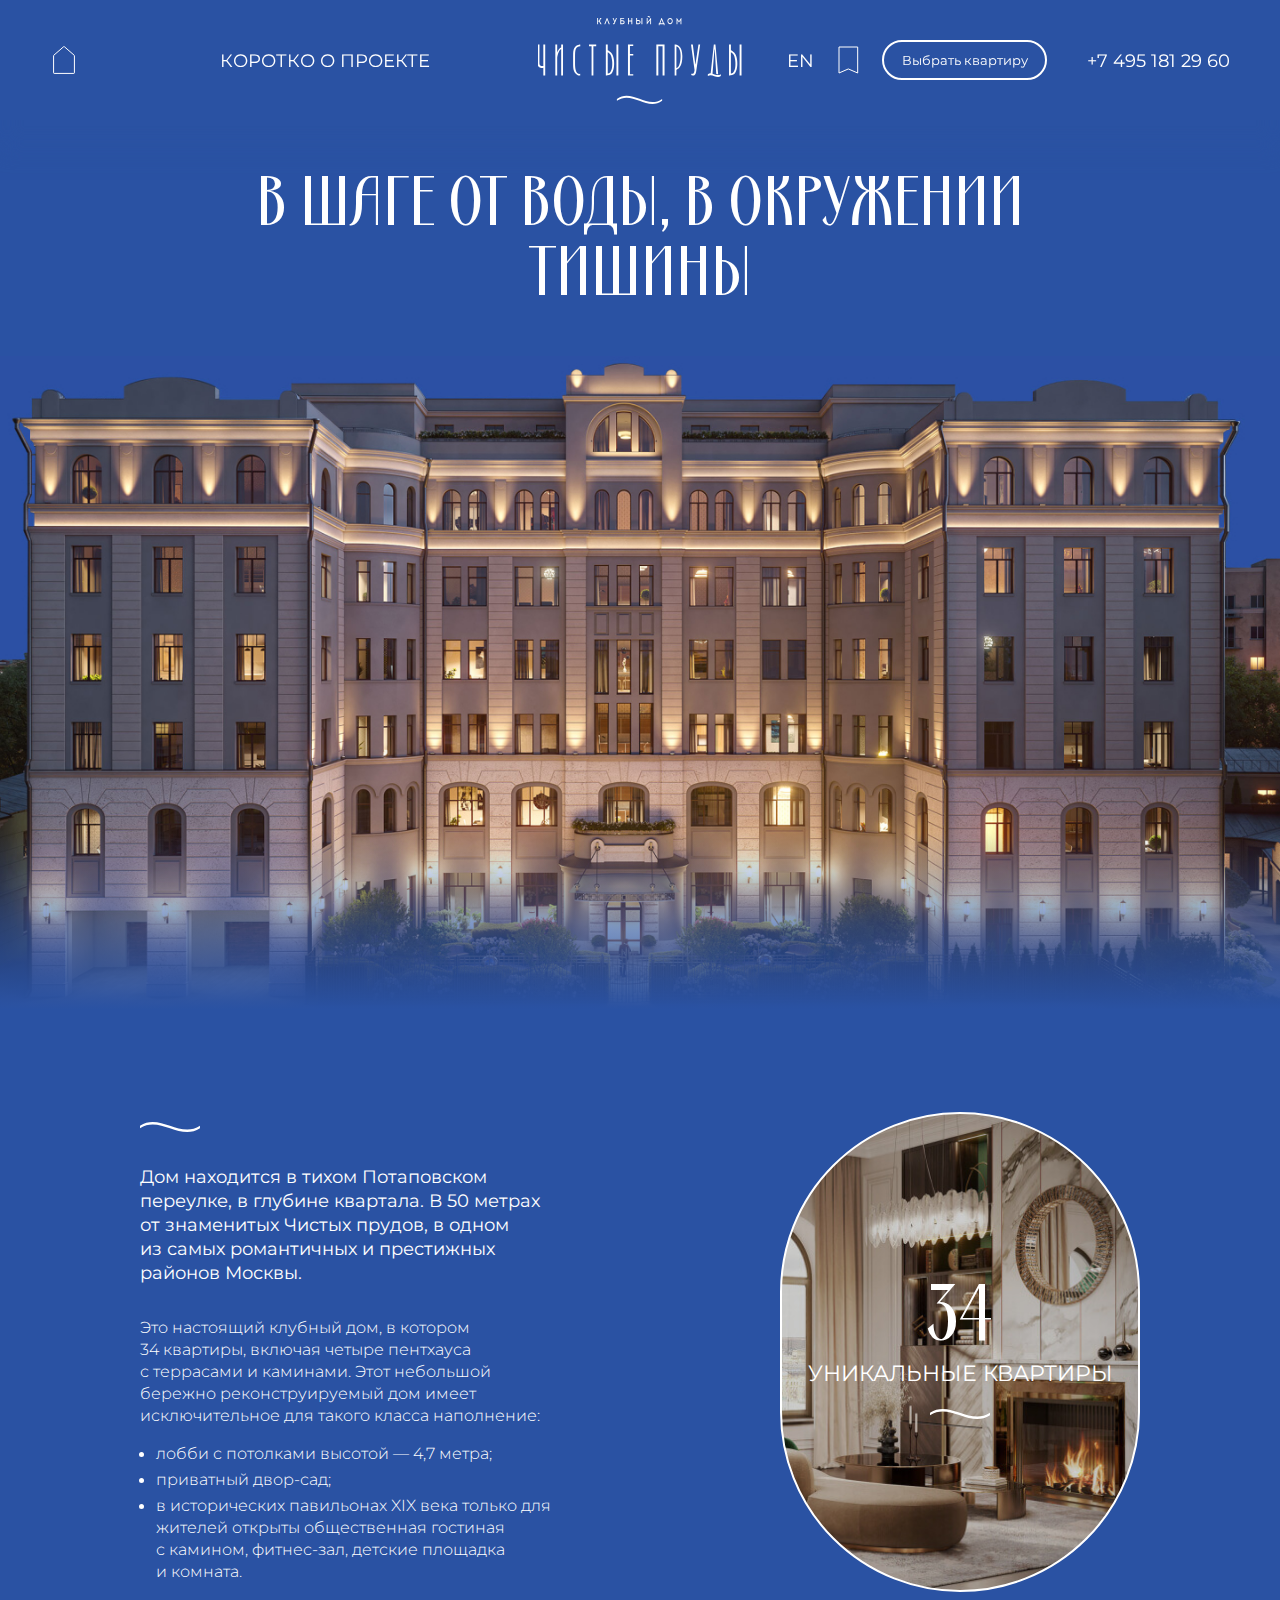
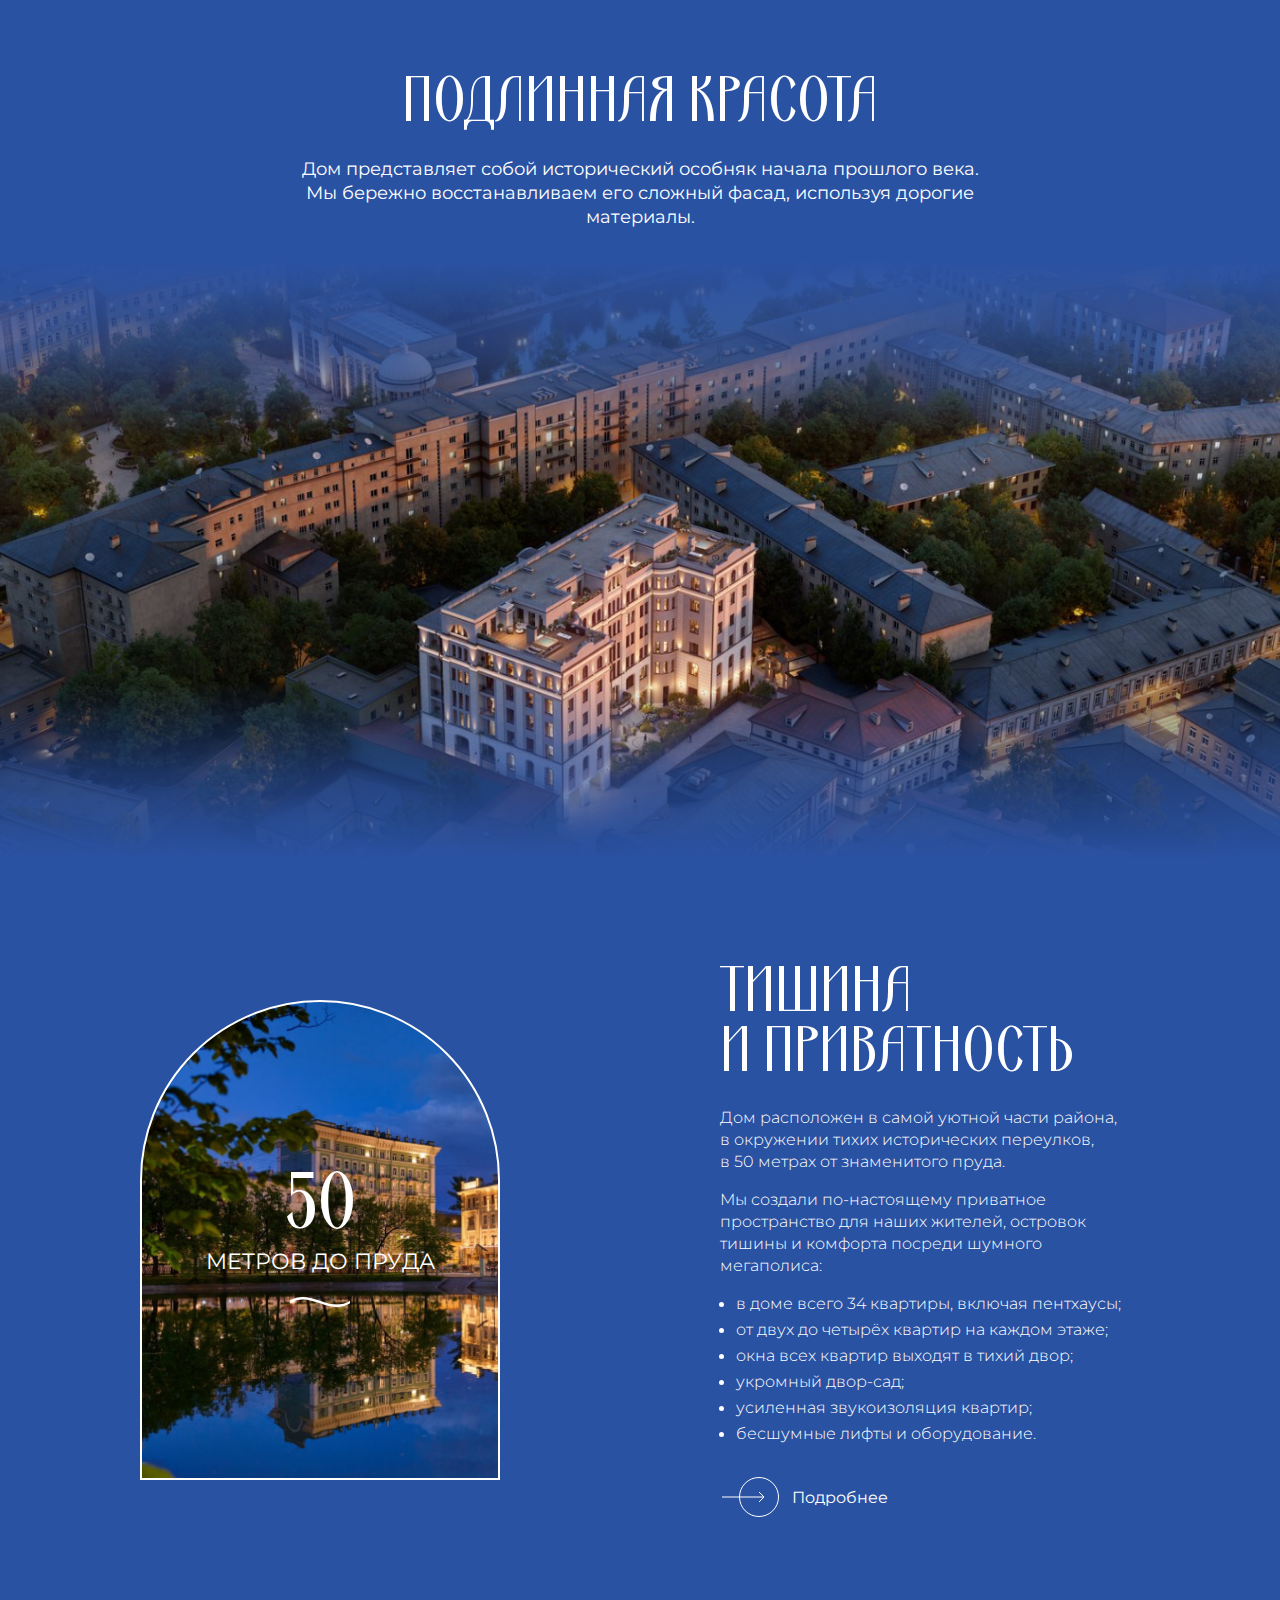
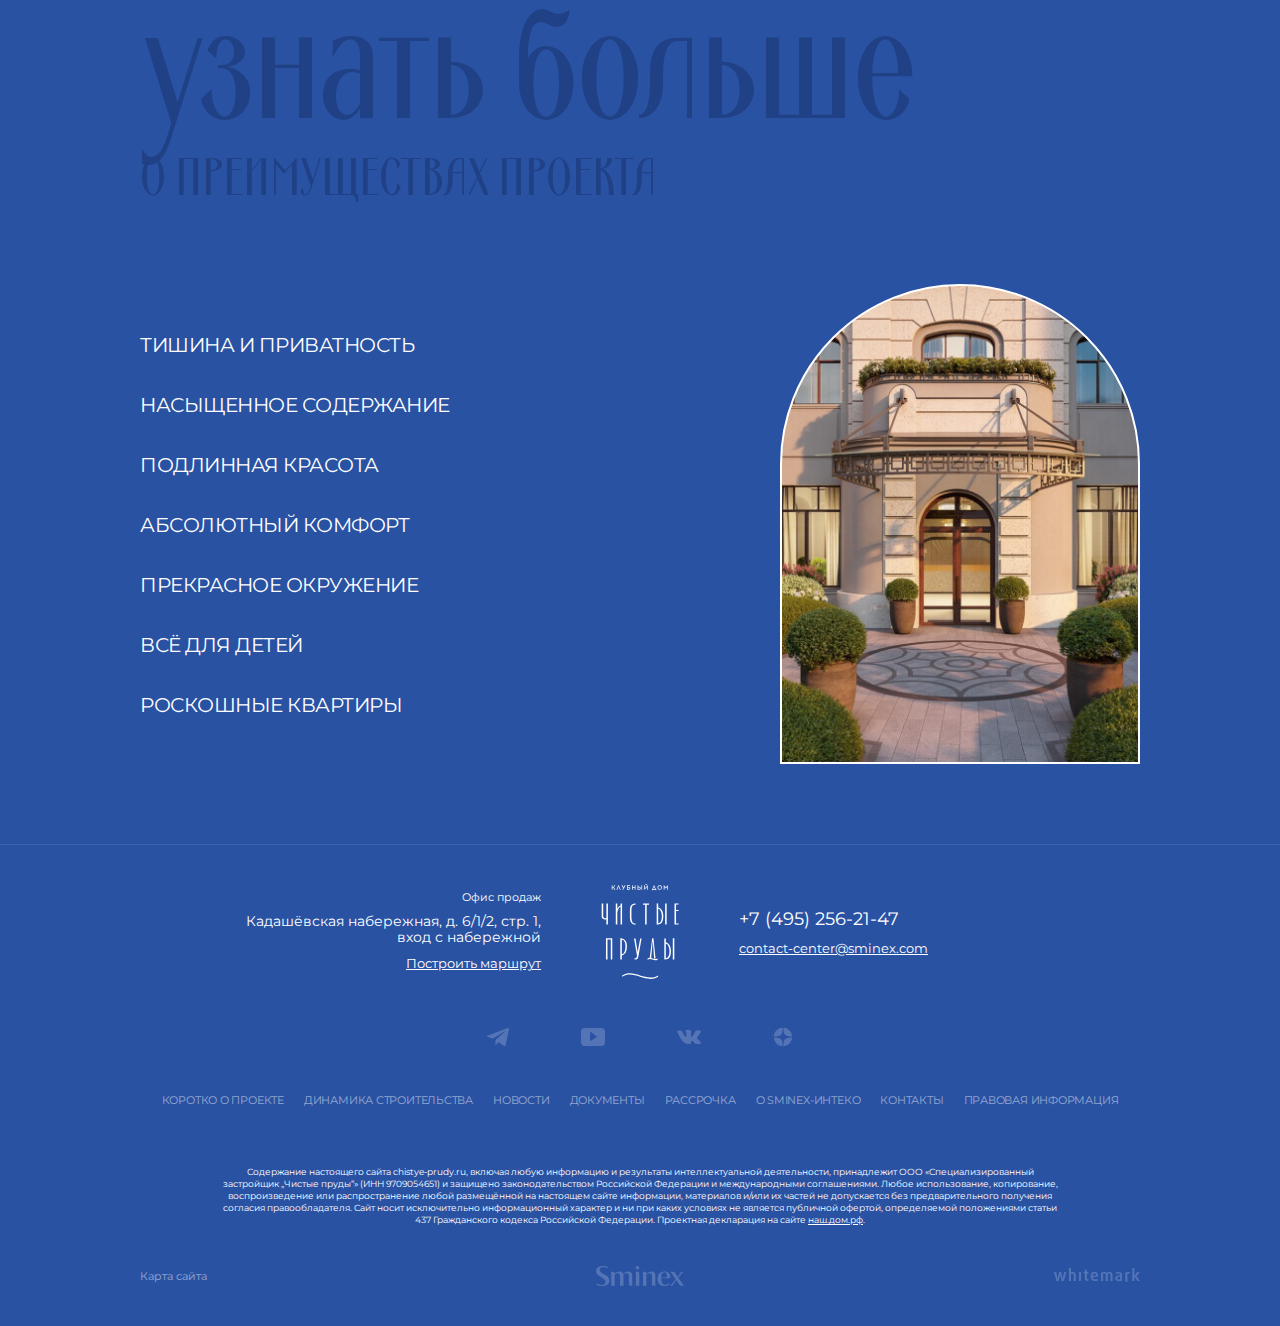
<file: index.html>
<!DOCTYPE html>
<html lang="ru">

<head>
  <meta charset="UTF-8">
  <meta name="viewport" content="width=device-width, initial-scale=1.0">
  <meta http-equiv="X-UA-Compatible" content="ie=edge">
  <link rel="stylesheet" href="css/style.css">
  <title>О проекте — Чистые пруды</title>
</head>

<body>
  <header class="header">
    <div class="header__container">
      <div class="header__left">
        <a class="header__home-link" href="#" aria-label="Вернуться на главную страницу">
          <svg class="header__home-icon" width="28" height="28" aria-hidden="true">
            <use xlink:href="images/sprite.svg#icon-home"></use>
          </svg>
        </a>
        <span class="header__text">
          Коротко о&nbsp;проекте
        </span>
      </div>
      <a class="header__logo-link" href="#">
        <svg class="header__logo-image" width="204" height="88" aria-hidden="true">
          <use xlink:href="images/sprite.svg#logo"></use>
        </svg>
      </a>
      <div class="header__right">
        <a class="header__language-link" href="#">
          En
        </a>
        <a class="header__favorites-link" href="#" aria-label="Открыть избранное">
          <svg class="header__favorites-icon" width="28" height="28" aria-hidden="true">
            <use xlink:href="images/sprite.svg#icon-favorite"></use>
          </svg>
        </a>
        <button class="header__btn" type="button">
          Выбрать квартиру
        </button>
        <a class="header__phone" href="tel:+74951812960">
          <span class="header__phone-link">+7&nbsp;495&nbsp;181 29&nbsp;60</span>
          <svg class="header__phone-icon" width="24" height="24" aria-hidden="true">
            <use xlink:href="images/sprite.svg#icon-call"></use>
          </svg>
        </a>
      </div>
    </div>
  </header>
  <main>
    <h1 class="visually-hidden">
      Подробная информация о клубном доме, расположенном рядом с Чистыми прудами.
    </h1>
    <section class="hero">
      <div class="container">
        <h2 class="hero__heading">
          В&nbsp;шаге от&nbsp;воды, в&nbsp;окружении тишины
        </h2>
      </div>
      <div class="hero__img-wrapper">
        <picture>
          <source media="(max-width: 767px)" srcset="images/image-foreground-building-mobile.jpg 1x, images/image-foreground-building-mobile@2x.jpg 2x">
          <source media="(max-width: 1023px)" srcset="images/image-foreground-building-tablet.jpg 1x, images/image-foreground-building-tablet@2x.jpg 2x">
          <img class="hero__image" src="images/image-foreground-building.jpg" srcset="images/image-foreground-building@2x.jpg 2x" width="1440" height="760" alt="Передний план клубного дома">
        </picture>
      </div>
    </section>
    <section class="apartments">
      <h2 class="visually-hidden">
        Подготовлены заранее обставленные мебелью квартиры со всеми удобствами
      </h2>
      <div class="container">
        <div class="apartments__wrapper">
          <div class="apartments__content">
            <svg class="apartments__icon" width="60" height="10" aria-hidden="true">
              <use xlink:href="images/sprite.svg#icon-curve"></use>
            </svg>
            <p class="apartments__description">
              Дом находится в&nbsp;тихом Потаповском переулке, в&nbsp;глубине квартала. В&nbsp;50&nbsp;метрах от&nbsp;знаменитых Чистых прудов, в&nbsp;одном из&nbsp;самых романтичных и&nbsp;престижных районов Москвы.
            </p>
            <p class="apartments__text">
              Это настоящий клубный дом, в&nbsp;котором 34&nbsp;квартиры, включая четыре пентхауса с&nbsp;террасами и&nbsp;каминами. Этот небольшой бережно реконструируемый дом имеет исключительное для такого класса наполнение:
            </p>
            <ul class="apartments__list">
              <li class="apartments__list-item">
                лобби с&nbsp;потолками высотой&nbsp;&mdash; 4,7&nbsp;метра;
              </li>
              <li class="apartments__list-item">
                приватный двор-сад;
              </li>
              <li class="apartments__list-item">
                в&nbsp;исторических павильонах XIX века только для жителей открыты общественная гостиная с&nbsp;камином, фитнес-зал, детские площадка и&nbsp;комната.
              </li>
            </ul>
          </div>
          <div class="benefit benefit--apartment benefit--round-all">
            <span class="benefit__number">
              34
            </span>
            <span class="benefit__text">
              Уникальные квартиры
            </span>
            <svg class="benefit__icon" width="60" height="10" aria-hidden="true">
              <use xlink:href="images/sprite.svg#icon-curve"></use>
            </svg>
          </div>
        </div>
      </div>
    </section>
    <section class="real-beauty">
      <div class="container">
        <h2 class="real-beauty__heading">
          Подлинная красота
        </h2>
        <p class="real-beauty__description">
          Дом представляет собой исторический особняк начала прошлого века. Мы&nbsp;бережно восстанавливаем его сложный фасад, используя дорогие материалы.
        </p>
      </div>
      <div class="real-beauty__img-wrapper">
        <picture>
          <source media="(max-width: 767px)" srcset="images/image-top-view-building-mobile.jpg 1x, images/image-top-view-building-mobile@2x.jpg 2x">
          <source media="(max-width: 1023px)" srcset="images/image-top-view-building-tablet.jpg 1x, images/image-top-view-building-tablet@2x.jpg 2x">
          <img class="real-beauty__image" src="images/image-top-view-building.jpg" srcset="images/image-top-view-building@2x.jpg 2x" width="1440" height="700" alt="Вид сверху на клубный дом">
        </picture>
      </div>
    </section>
    <section class="privacy">
      <div class="container">
        <div class="privacy__wrapper">
          <div class="benefit benefit--pond">
            <span class="benefit__number">
              50
            </span>
            <span class="benefit__text">
              Метров до&nbsp;пруда
            </span>
            <svg class="benefit__icon" width="60" height="10" aria-hidden="true">
              <use xlink:href="images/sprite.svg#icon-curve"></use>
            </svg>
          </div>
          <div class="privacy__content">
            <h2 class="privacy__heading">
              Тишина и&nbsp;приватность
            </h2>
            <p class="privacy__text">
              Дом расположен в&nbsp;самой уютной части района, в&nbsp;окружении тихих исторических переулков, в&nbsp;50&nbsp;метрах от&nbsp;знаменитого пруда.
            </p>
            <p class="privacy__text">
              Мы&nbsp;создали по-настоящему приватное пространство для наших жителей, островок тишины и&nbsp;комфорта посреди шумного мегаполиса:
            </p>
            <ul class="privacy__list">
              <li class="privacy__list-item">
                в&nbsp;доме всего 34&nbsp;квартиры, включая пентхаусы;
              </li>
              <li class="privacy__list-item">
                от&nbsp;двух до&nbsp;четырёх квартир на&nbsp;каждом этаже;
              </li>
              <li class="privacy__list-item">
                окна всех квартир выходят в&nbsp;тихий двор;
              </li>
              <li class="privacy__list-item">
                укромный двор-сад;
              </li>
              <li class="privacy__list-item">
                усиленная звукоизоляция квартир;
              </li>
              <li class="privacy__list-item">
                бесшумные лифты и&nbsp;оборудование.
              </li>
            </ul>
            <a class="privacy__link" href="#">
              <svg class="privacy__link-icon" width="60" height="42" aria-hidden="true">
                <use xlink:href="images/sprite.svg#icon-arrow"></use>
              </svg>
              Подробнее
            </a>
          </div>
        </div>
      </div>
    </section>
    <section class="advantages">
      <div class="container">
        <div class="advantages__wrapper">
          <span class="advantages__text">
            узнать больше
          </span>
          <h2 class="advantages__heading">
            о&nbsp;преимуществах проекта
          </h2>
          <div class="advantages__content">
            <ul class="advantages__list">
              <li class="advantages__list-item">
                <a class="advantages__link" href="#">Тишина и&nbsp;приватность
                  <svg class="advantages__link-icon" width="60" height="42" aria-hidden="true">
                    <use xlink:href="images/sprite.svg#icon-arrow"></use>
                  </svg>
                </a>
              </li>
              <li class="advantages__list-item">
                <a class="advantages__link" href="#">Насыщенное содержание
                  <svg class="advantages__link-icon" width="60" height="42" aria-hidden="true">
                    <use xlink:href="images/sprite.svg#icon-arrow"></use>
                  </svg>
                </a>
              </li>
              <li class="advantages__list-item">
                <a class="advantages__link" href="#">Подлинная красота
                  <svg class="advantages__link-icon" width="60" height="42" aria-hidden="true">
                    <use xlink:href="images/sprite.svg#icon-arrow"></use>
                  </svg>
                </a>
              </li>
              <li class="advantages__list-item">
                <a class="advantages__link" href="#">Абсолютный комфорт
                  <svg class="advantages__link-icon" width="60" height="42" aria-hidden="true">
                    <use xlink:href="images/sprite.svg#icon-arrow"></use>
                  </svg>
                </a>
              </li>
              <li class="advantages__list-item">
                <a class="advantages__link" href="#">Прекрасное окружение
                  <svg class="advantages__link-icon" width="60" height="42" aria-hidden="true">
                    <use xlink:href="images/sprite.svg#icon-arrow"></use>
                  </svg>
                </a>
              </li>
              <li class="advantages__list-item">
                <a class="advantages__link" href="#">Всё для детей
                  <svg class="advantages__link-icon" width="60" height="42" aria-hidden="true">
                    <use xlink:href="images/sprite.svg#icon-arrow"></use>
                  </svg>
                </a>
              </li>
              <li class="advantages__list-item">
                <a class="advantages__link" href="#">Роскошные квартиры
                  <svg class="advantages__link-icon" width="60" height="42" aria-hidden="true">
                    <use xlink:href="images/sprite.svg#icon-arrow"></use>
                  </svg>
                </a>
              </li>
            </ul>
            <div class="benefit benefit--entrance"></div>
          </div>
        </div>
      </div>
    </section>
  </main>
  <footer class="footer">
    <div class="container">
      <div class="footer__wrapper">
        <div class="footer__content">
          <div class="footer__left">
            <span class="footer__text">
              Офис продаж
            </span>
            <p class="footer__address">
              Кадашёвская набережная, д. 6/1/2, стр.&nbsp;1, вход с&nbsp;набережной
            </p>
            <a class="footer__left-link" href="#">
              Построить маршрут
            </a>
          </div>
          <a class="footer__logo-link" href="#" aria-label="Сайт клубного дома Чистые пруды">
            <svg class="footer__logo-image" width="78" height="95" aria-hidden="true">
              <use xlink:href="images/sprite.svg#logo-small"></use>
            </svg>
          </a>
          <div class="footer__right">
            <a class="footer__phone" href="tel:+74951812960">
              +7 (495) 256-21-47
            </a>
            <a class="footer__right-link" href="mailto:contact-center@sminex.com">
              contact-center@sminex.com
            </a>
          </div>
        </div>
        <ul class="socials footer__socials">
          <li class="socials__item">
            <a class="socials__link" href="#" aria-label="Группа в Телеграм">
              <svg class="socials__icon" width="22" height="18" aria-hidden="true">
                <use xlink:href="images/sprite.svg#icon-tg"></use>
              </svg>
            </a>
          </li>
          <li class="socials__item">
            <a class="socials__link" href="#" aria-label="Канал на Ютуб">
              <svg class="socials__icon" width="24" height="18" aria-hidden="true">
                <use xlink:href="images/sprite.svg#icon-youtube"></use>
              </svg>
            </a>
          </li>
          <li class="socials__item">
            <a class="socials__link" href="#" aria-label="Группа во ВКонтакте">
              <svg class="socials__icon" width="24" height="14" aria-hidden="true">
                <use xlink:href="images/sprite.svg#icon-vk"></use>
              </svg>
            </a>
          </li>
          <li class="socials__item">
            <a class="socials__link" href="#" aria-label="Канал в Яндекс Дзен">
              <svg class="socials__icon" width="20" height="20" aria-hidden="true">
                <use xlink:href="images/sprite.svg#icon-ya"></use>
              </svg>
            </a>
          </li>
        </ul>
        <ul class="footer__nav-list">
          <li class="footer__nav-item">
            <a class="footer__nav-link" href="#">
              Коротко о&nbsp;проекте
            </a>
          </li>
          <li class="footer__nav-item">
            <a class="footer__nav-link" href="#">
              Динамика строительства
            </a>
          </li>
          <li class="footer__nav-item">
            <a class="footer__nav-link" href="#">
              Новости
            </a>
          </li>
          <li class="footer__nav-item">
            <a class="footer__nav-link" href="#">
              Документы
            </a>
          </li>
          <li class="footer__nav-item">
            <a class="footer__nav-link" href="#">
              Рассрочка
            </a>
          </li>
          <li class="footer__nav-item">
            <a class="footer__nav-link" href="#">
              O&nbsp;Sminex-Интеко
            </a>
          </li>
          <li class="footer__nav-item">
            <a class="footer__nav-link" href="#">
              Контакты
            </a>
          </li>
          <li class="footer__nav-item">
            <a class="footer__nav-link" href="#">
              Правовая информация
            </a>
          </li>
        </ul>
        <p class="footer__copyright">
          Содержание настоящего сайта <a class="footer__copyright-first-link" href="https://chistye-prudy.ru">chistye-prudy.ru</a>, включая любую информацию и&nbsp;результаты интеллектуальной деятельности, принадлежит ООО &laquo;Специализированный застройщик &bdquo;Чистые пруды&ldquo;&raquo; (ИНН 9709054651) и&nbsp;защищено законодательством Российской Федерации и&nbsp;международными соглашениями. Любое использование, копирование, воспроизведение или распространение любой размещённой на&nbsp;настоящем сайте информации, материалов и/или их&nbsp;частей не&nbsp;допускается без предварительного получения согласия правообладателя. Сайт носит исключительно информационный характер и&nbsp;ни&nbsp;при каких условиях не&nbsp;является публичной офертой, определяемой положениями статьи 437 Гражданского кодекса Российской Федерации. Проектная декларация на&nbsp;сайте <a class="footer__copyright-second-link" href="https://наш.дом.рф">наш.дом.рф</a>.
        </p>
        <div class="footer__inner">
          <a class="footer__map" href="#">
            Карта сайта
          </a>
          <a class="footer__inner-link" href="#" aria-label="Сайт компании Сминекс">
            <svg class="footer__inner-image" width="88" height="20" aria-hidden="true">
              <use xlink:href="images/sprite.svg#logo-sminex"></use>
            </svg>
          </a>
          <a class="footer__company-link" href="#" aria-label="Сайт компании Вайтмарк">
            <svg class="footer__logo-image" width="86" height="14" aria-hidden="true">
              <use xlink:href="images/sprite.svg#logo-whitemark"></use>
            </svg>
          </a>
        </div>
      </div>
    </div>
  </footer>
</body>

</html>
</file>
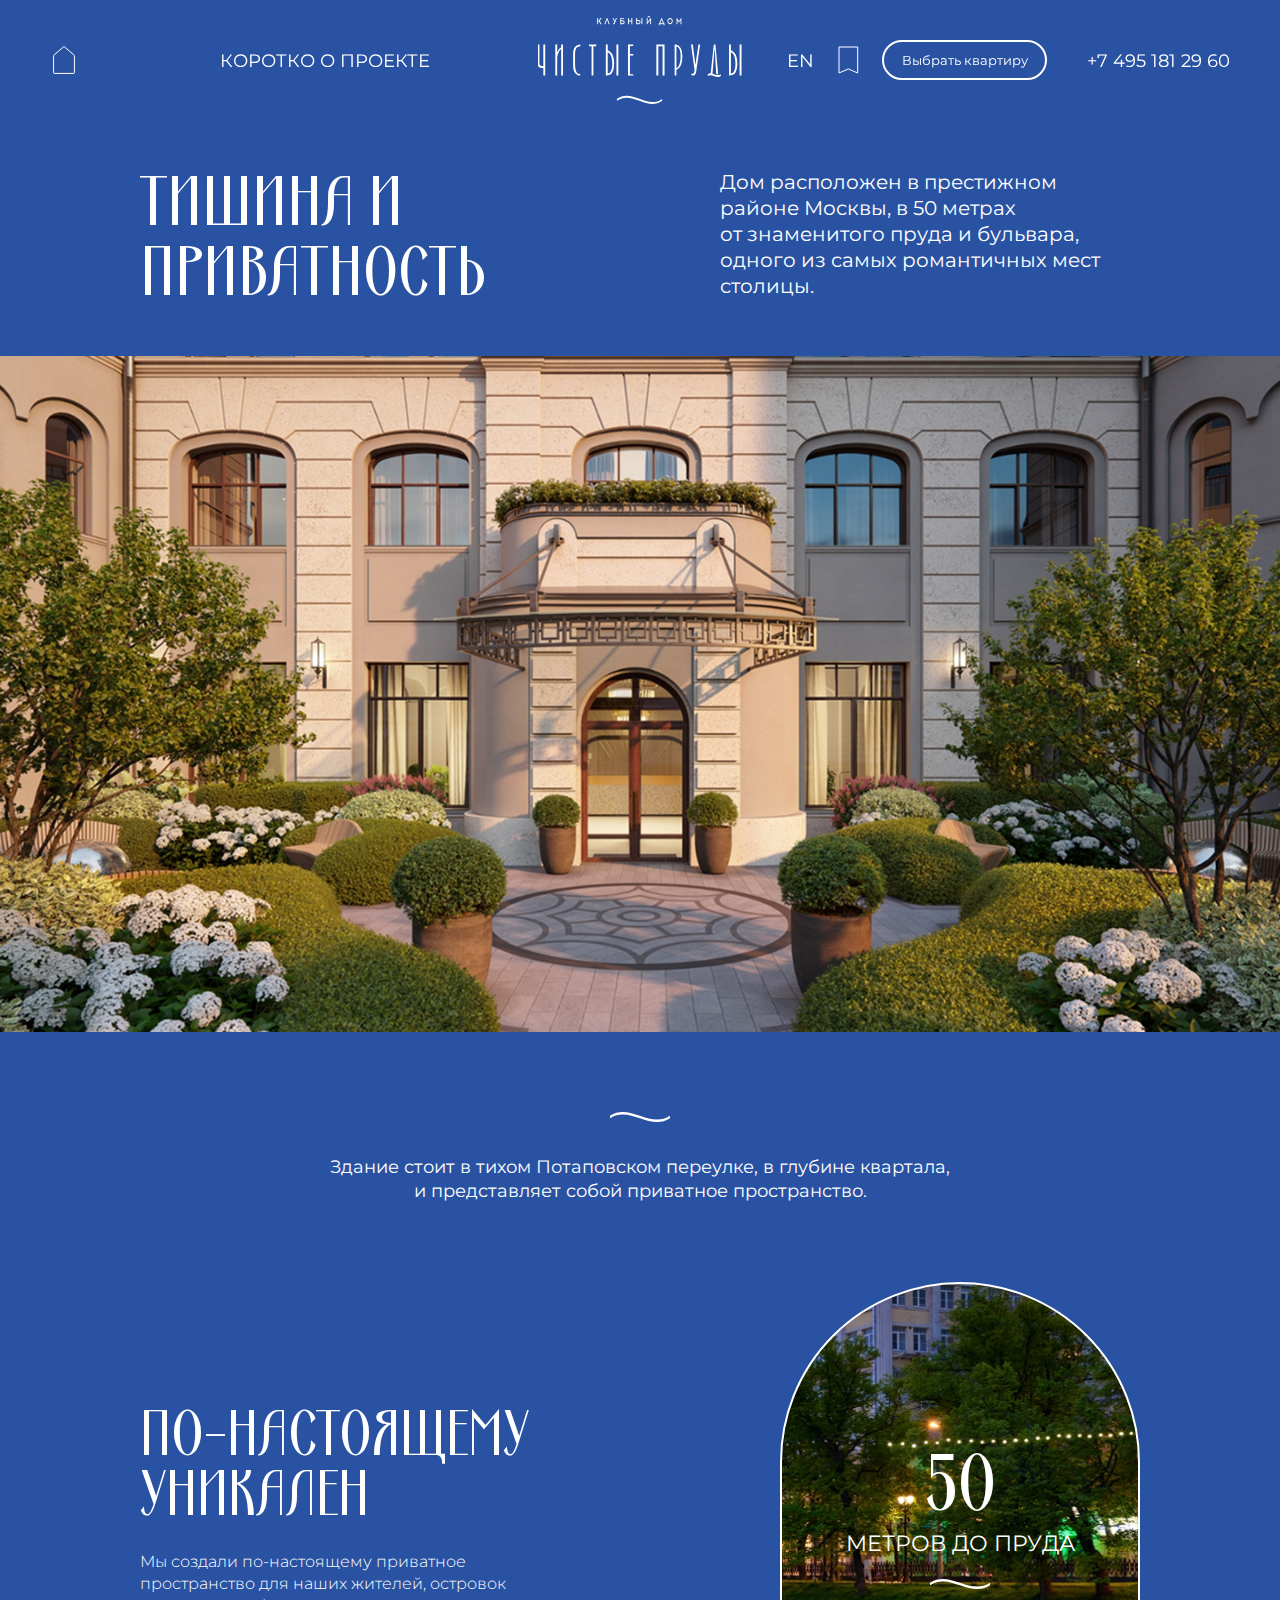
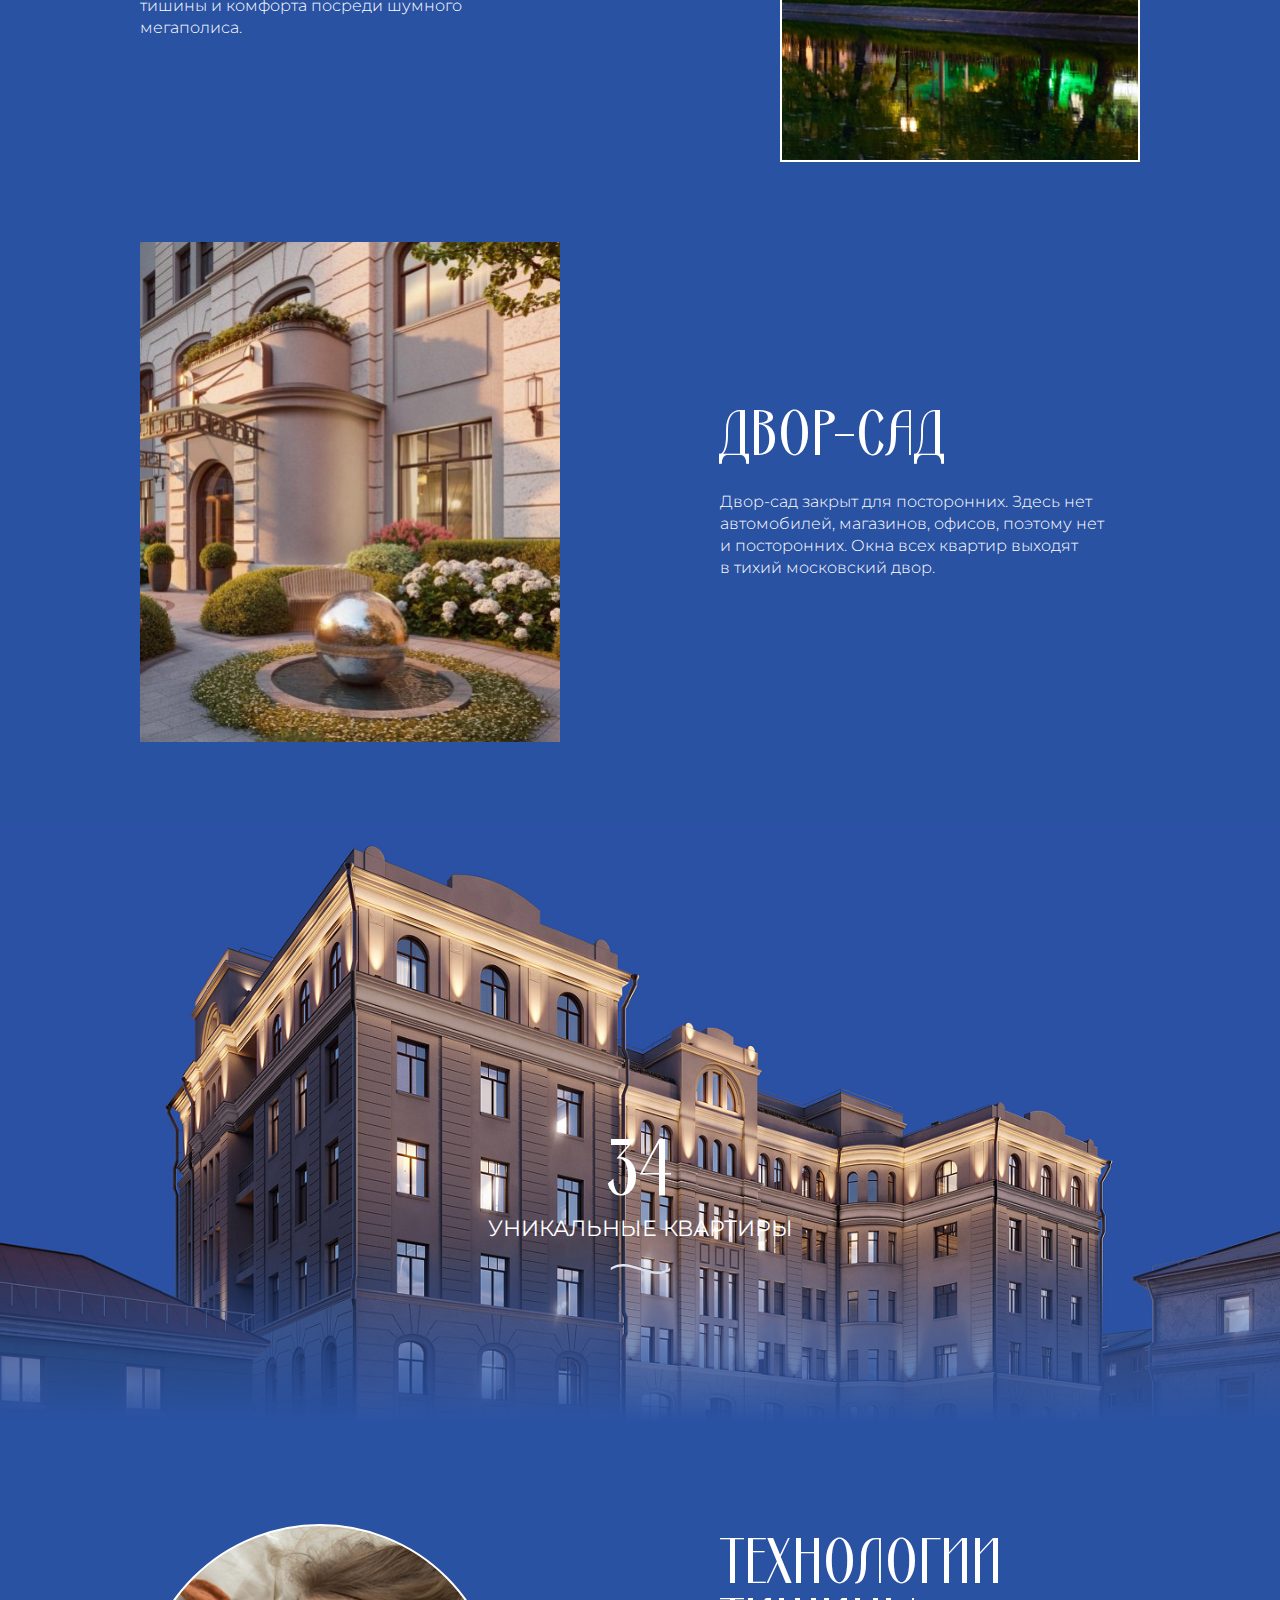
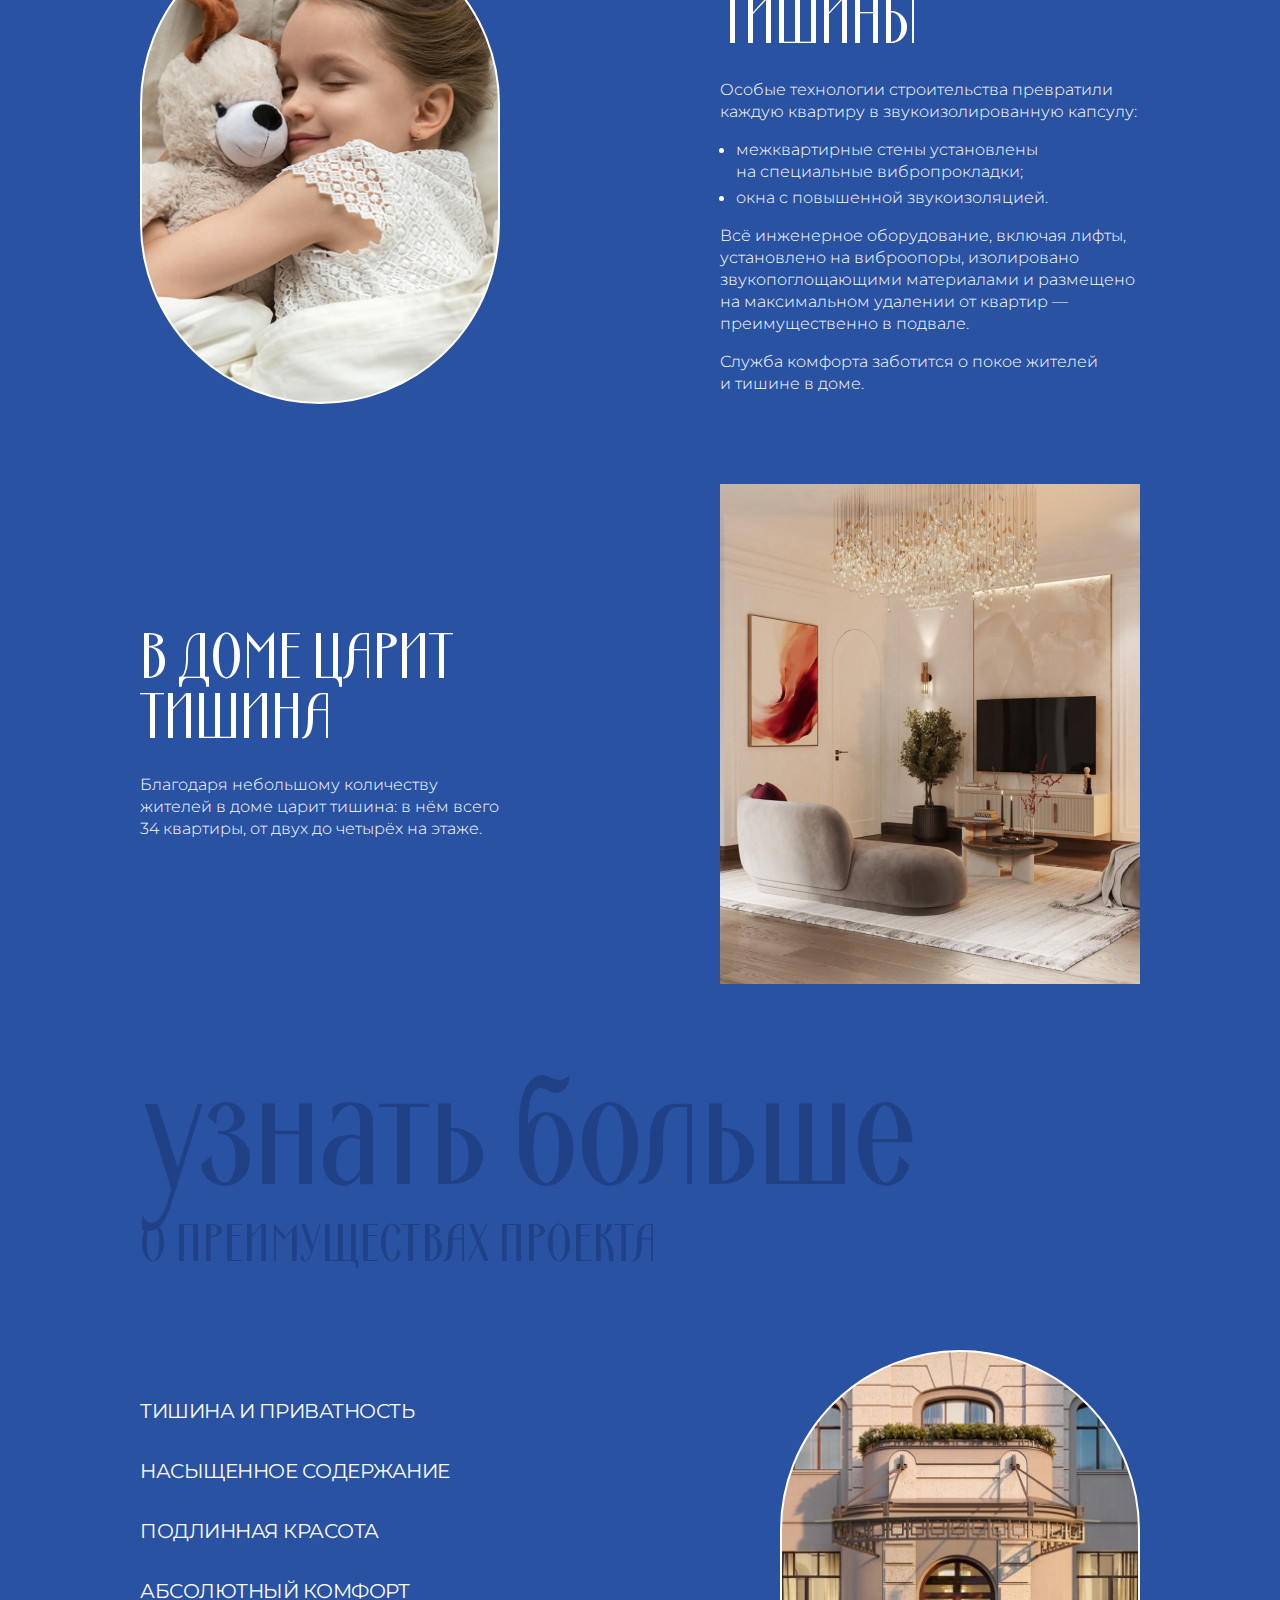
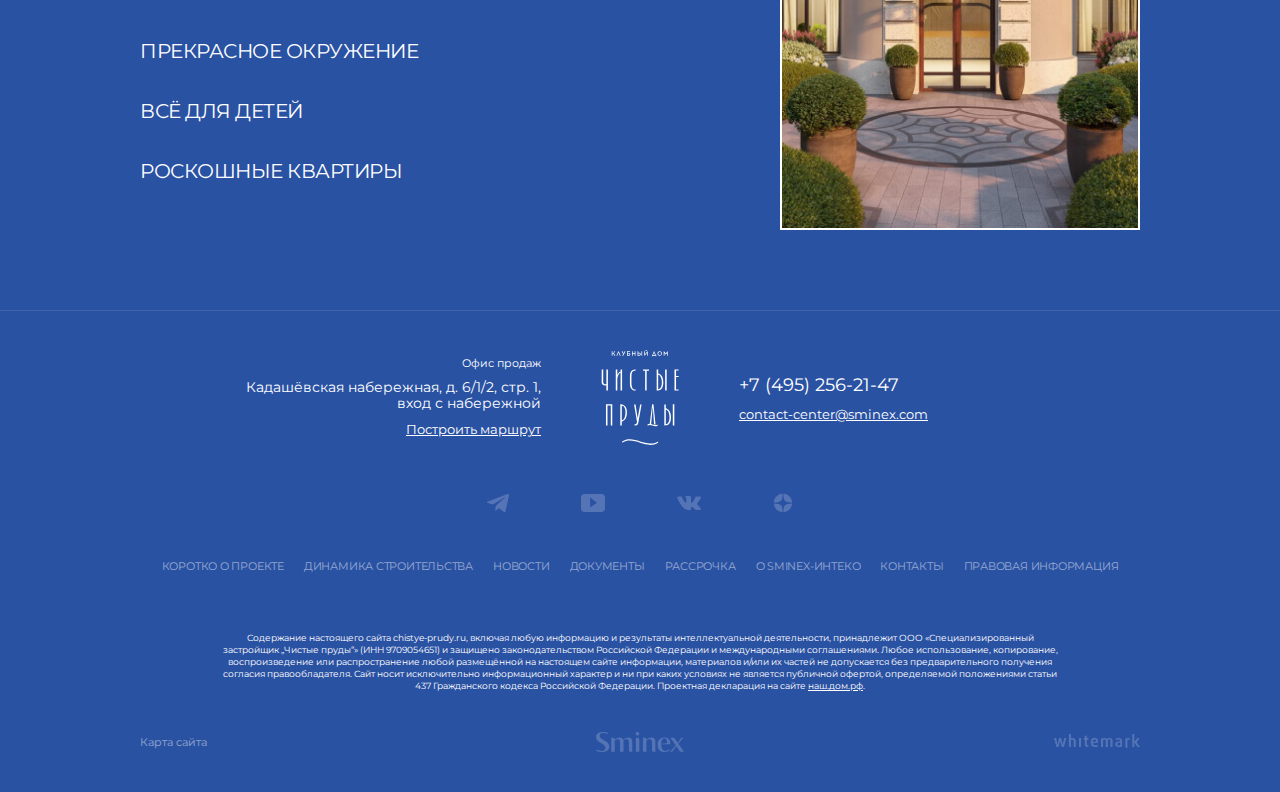
<file: quiet-privacy.html>
<!DOCTYPE html>
<html lang="ru">

<head>
  <meta charset="UTF-8">
  <meta name="viewport" content="width=device-width, initial-scale=1.0">
  <meta http-equiv="X-UA-Compatible" content="ie=edge">
  <link rel="stylesheet" href="css/style.css">
  <title>Чистые пруды — Тишина и приватность</title>
</head>

<body>
  <header class="header">
    <div class="header__container">
      <div class="header__left">
        <a class="header__home-link" href="#" aria-label="Вернуться на главную страницу">
          <svg class="header__home-icon" width="28" height="28" aria-hidden="true">
            <use xlink:href="images/sprite.svg#icon-home"></use>
          </svg>
        </a>
        <span class="header__text">
          Коротко о&nbsp;проекте
        </span>
      </div>
      <a class="header__logo-link" href="#">
        <svg class="header__logo-image" width="204" height="88" aria-hidden="true">
          <use xlink:href="images/sprite.svg#logo"></use>
        </svg>
      </a>
      <div class="header__right">
        <a class="header__language-link" href="#">
          En
        </a>
        <a class="header__favorites-link" href="#" aria-label="Открыть избранное">
          <svg class="header__favorites-icon" width="28" height="28" aria-hidden="true">
            <use xlink:href="images/sprite.svg#icon-favorite"></use>
          </svg>
        </a>
        <button class="header__btn" type="button">
          Выбрать квартиру
        </button>
        <a class="header__phone" href="tel:+74951812960">
          <span class="header__phone-link">+7&nbsp;495&nbsp;181 29&nbsp;60</span>
          <svg class="header__phone-icon" width="24" height="24" aria-hidden="true">
            <use xlink:href="images/sprite.svg#icon-call"></use>
          </svg>
        </a>
      </div>
    </div>
  </header>
  <main>
    <h1 class="visually-hidden">
      Подробная информация о клубном доме, расположенном рядом с Чистыми прудами.
    </h1>
    <section class="hero">
      <div class="container">
        <div class="hero__content">
          <h2 class="hero__heading hero__heading--left-desktop">
            <span class="hero__heading-part">Тишина и</span>
            <span class="hero__heading-part">приватность</span>
          </h2>
          <p class="hero__description">
            Дом расположен в&nbsp;престижном районе Москвы, в&nbsp;50&nbsp;метрах от&nbsp;знаменитого пруда и&nbsp;бульвара, одного из&nbsp;самых романтичных мест столицы.
          </p>
        </div>
      </div>
      <div class="hero__img-wrapper hero__img-wrapper--no-gradient">
        <picture>
          <source media="(max-width: 767px)" srcset="images/image-building-entrance-large-mobile.jpg 1x, images/image-building-entrance-large-mobile@2x.jpg 2x">
          <source media="(max-width: 1023px)" srcset="images/image-building-entrance-large-tablet.jpg 1x, images/image-building-entrance-large-tablet@2x.jpg 2x">
          <img class="hero__image" src="images/image-building-entrance-large.jpg" srcset="images/image-building-entrance-large@2x.jpg 2x" width="1440" height="760" alt="Передний план клубного дома">
        </picture>
      </div>
    </section>
    <section class="location">
      <h2 class="visually-hidden">
        Преимущества расположения здания
      </h2>
      <div class="container">
        <div class="location__inner">
          <div class="location__top">
            <svg class="location__icon" width="60" height="10" aria-hidden="true">
              <use xlink:href="images/sprite.svg#icon-curve"></use>
            </svg>
            <p class="location__description">
              Здание стоит в&nbsp;тихом Потаповском переулке, в&nbsp;глубине квартала, и&nbsp;представляет собой приватное пространство.
            </p>
          </div>
          <div class="location__wrapper">
            <div class="location__content">
              <h2 class="location__heading">По-настоящему уникален</h2>
              <p class="location__text">
                Мы&nbsp;создали по-настоящему приватное пространство для наших жителей, островок тишины и&nbsp;комфорта посреди шумного мегаполиса.
              </p>
            </div>
            <div class="benefit benefit--pond-2">
              <span class="benefit__number">
                50
              </span>
              <span class="benefit__text">
                Метров до&nbsp;пруда
              </span>
              <svg class="benefit__icon" width="60" height="10" aria-hidden="true">
                <use xlink:href="images/sprite.svg#icon-curve"></use>
              </svg>
            </div>
          </div>
          <div class="location__wrapper location__wrapper--plain">
            <div class="benefit benefit--yard benefit--plain">
            </div>
            <div class="location__content">
              <h2 class="location__heading">
                Двор-сад
              </h2>
              <p class="location__text">
                Двор-сад закрыт для посторонних. Здесь нет автомобилей, магазинов, офисов, поэтому нет и&nbsp;посторонних. Окна всех квартир выходят в&nbsp;тихий московский двор.
              </p>
            </div>
          </div>
        </div>
      </div>
    </section>
    <section class="unique-apartment">
      <div class="unique-apartment__img-wrapper">
        <picture>
          <source media="(max-width: 767px)" srcset="images/image-side-view-building-mobile.jpg 1x, images/image-side-view-building-mobile@2x.jpg 2x">
          <source media="(max-width: 1023px)" srcset="images/image-side-view-building-tablet.jpg 1x, images/image-side-view-building-tablet@2x.jpg 2x">
          <img class="unique-apartment__image" src="images/image-side-view-building.jpg" srcset="images/image-side-view-building@2x.jpg 2x" width="1440" height="700" alt="Вид сбоку на клубный дом с подсветкой">
        </picture>
        <div class="unique-apartment__content unique-apartment__content--quiet-privacy">
          <span class="benefit__number benefit__number--quiet-privacy">
            34
          </span>
          <span class="benefit__text benefit__text--quiet-privacy">
            Уникальные квартиры
          </span>
          <svg class="benefit__icon" width="60" height="10" aria-hidden="true">
            <use xlink:href="images/sprite.svg#icon-curve"></use>
          </svg>
        </div>
      </div>
    </section>
    <section class="privacy">
      <div class="container">
        <div class="privacy__inner">
          <div class="privacy__wrapper">
            <div class="benefit benefit--sleep benefit--round-all">
            </div>
            <div class="privacy__content">
              <h2 class="privacy__heading">
                Технологии тишины
              </h2>
              <p class="privacy__text">
                Особые технологии строительства превратили каждую квартиру в&nbsp;звукоизолированную капсулу:
              </p>
              <ul class="privacy__list privacy__list--margin">
                <li class="privacy__list-item">
                  межквартирные стены установлены на&nbsp;специальные вибропрокладки;
                </li>
                <li class="privacy__list-item">
                  окна с&nbsp;повышенной звукоизоляцией.
                </li>
              </ul>
              <p class="privacy__text">
                Всё инженерное оборудование, включая лифты, установлено на&nbsp;виброопоры, изолировано звукопоглощающими материалами и&nbsp;размещено на&nbsp;максимальном удалении от&nbsp;квартир&nbsp;&mdash; преимущественно в&nbsp;подвале.
              </p>
              <p class="privacy__text privacy__text--last">
                Служба комфорта заботится о&nbsp;покое жителей и&nbsp;тишине в&nbsp;доме.
              </p>
            </div>
          </div>
          <div class="privacy__wrapper privacy__wrapper--quiet-privacy">
            <div class="privacy__content">
              <h2 class="privacy__heading">
                В&nbsp;доме царит тишина
              </h2>
              <p class="privacy__text privacy__text--last">
                Благодаря небольшому количеству жителей в&nbsp;доме царит тишина: в&nbsp;нём всего 34&nbsp;квартиры, от&nbsp;двух до&nbsp;четырёх на&nbsp;этаже.
              </p>
            </div>
            <div class="benefit benefit--interior benefit--plain">
            </div>
          </div>
        </div>
      </div>
    </section>
    <section class="advantages">
      <div class="container">
        <div class="advantages__wrapper">
          <span class="advantages__text">
            узнать больше
          </span>
          <h2 class="advantages__heading">
            о&nbsp;преимуществах проекта
          </h2>
          <div class="advantages__content">
            <ul class="advantages__list">
              <li class="advantages__list-item">
                <a class="advantages__link" href="#">Тишина и&nbsp;приватность
                  <svg class="advantages__link-icon" width="60" height="42" aria-hidden="true">
                    <use xlink:href="images/sprite.svg#icon-arrow"></use>
                  </svg>
                </a>
              </li>
              <li class="advantages__list-item">
                <a class="advantages__link" href="#">Насыщенное содержание
                  <svg class="advantages__link-icon" width="60" height="42" aria-hidden="true">
                    <use xlink:href="images/sprite.svg#icon-arrow"></use>
                  </svg>
                </a>
              </li>
              <li class="advantages__list-item">
                <a class="advantages__link" href="#">Подлинная красота
                  <svg class="advantages__link-icon" width="60" height="42" aria-hidden="true">
                    <use xlink:href="images/sprite.svg#icon-arrow"></use>
                  </svg>
                </a>
              </li>
              <li class="advantages__list-item">
                <a class="advantages__link" href="#">Абсолютный комфорт
                  <svg class="advantages__link-icon" width="60" height="42" aria-hidden="true">
                    <use xlink:href="images/sprite.svg#icon-arrow"></use>
                  </svg>
                </a>
              </li>
              <li class="advantages__list-item">
                <a class="advantages__link" href="#">Прекрасное окружение
                  <svg class="advantages__link-icon" width="60" height="42" aria-hidden="true">
                    <use xlink:href="images/sprite.svg#icon-arrow"></use>
                  </svg>
                </a>
              </li>
              <li class="advantages__list-item">
                <a class="advantages__link" href="#">Всё для детей
                  <svg class="advantages__link-icon" width="60" height="42" aria-hidden="true">
                    <use xlink:href="images/sprite.svg#icon-arrow"></use>
                  </svg>
                </a>
              </li>
              <li class="advantages__list-item">
                <a class="advantages__link" href="#">Роскошные квартиры
                  <svg class="advantages__link-icon" width="60" height="42" aria-hidden="true">
                    <use xlink:href="images/sprite.svg#icon-arrow"></use>
                  </svg>
                </a>
              </li>
            </ul>
            <div class="benefit benefit--entrance"></div>
          </div>
        </div>
      </div>
    </section>
  </main>
  <footer class="footer">
    <div class="container">
      <div class="footer__wrapper">
        <div class="footer__content">
          <div class="footer__left">
            <span class="footer__text">
              Офис продаж
            </span>
            <p class="footer__address">
              Кадашёвская набережная, д. 6/1/2, стр.&nbsp;1, вход с&nbsp;набережной
            </p>
            <a class="footer__left-link" href="#">
              Построить маршрут
            </a>
          </div>
          <a class="footer__logo-link" href="#" aria-label="Сайт клубного дома Чистые пруды">
            <svg class="footer__logo-image" width="78" height="95" aria-hidden="true">
              <use xlink:href="images/sprite.svg#logo-small"></use>
            </svg>
          </a>
          <div class="footer__right">
            <a class="footer__phone" href="tel:+74951812960">
              +7 (495) 256-21-47
            </a>
            <a class="footer__right-link" href="mailto:contact-center@sminex.com">
              contact-center@sminex.com
            </a>
          </div>
        </div>
        <ul class="socials footer__socials">
          <li class="socials__item">
            <a class="socials__link" href="#" aria-label="Группа в Телеграм">
              <svg class="socials__icon" width="22" height="18" aria-hidden="true">
                <use xlink:href="images/sprite.svg#icon-tg"></use>
              </svg>
            </a>
          </li>
          <li class="socials__item">
            <a class="socials__link" href="#" aria-label="Канал на Ютуб">
              <svg class="socials__icon" width="24" height="18" aria-hidden="true">
                <use xlink:href="images/sprite.svg#icon-youtube"></use>
              </svg>
            </a>
          </li>
          <li class="socials__item">
            <a class="socials__link" href="#" aria-label="Группа во ВКонтакте">
              <svg class="socials__icon" width="24" height="14" aria-hidden="true">
                <use xlink:href="images/sprite.svg#icon-vk"></use>
              </svg>
            </a>
          </li>
          <li class="socials__item">
            <a class="socials__link" href="#" aria-label="Канал в Яндекс Дзен">
              <svg class="socials__icon" width="20" height="20" aria-hidden="true">
                <use xlink:href="images/sprite.svg#icon-ya"></use>
              </svg>
            </a>
          </li>
        </ul>
        <ul class="footer__nav-list">
          <li class="footer__nav-item">
            <a class="footer__nav-link" href="#">
              Коротко о&nbsp;проекте
            </a>
          </li>
          <li class="footer__nav-item">
            <a class="footer__nav-link" href="#">
              Динамика строительства
            </a>
          </li>
          <li class="footer__nav-item">
            <a class="footer__nav-link" href="#">
              Новости
            </a>
          </li>
          <li class="footer__nav-item">
            <a class="footer__nav-link" href="#">
              Документы
            </a>
          </li>
          <li class="footer__nav-item">
            <a class="footer__nav-link" href="#">
              Рассрочка
            </a>
          </li>
          <li class="footer__nav-item">
            <a class="footer__nav-link" href="#">
              O&nbsp;Sminex-Интеко
            </a>
          </li>
          <li class="footer__nav-item">
            <a class="footer__nav-link" href="#">
              Контакты
            </a>
          </li>
          <li class="footer__nav-item">
            <a class="footer__nav-link" href="#">
              Правовая информация
            </a>
          </li>
        </ul>
        <p class="footer__copyright">
          Содержание настоящего сайта <a class="footer__copyright-first-link" href="https://chistye-prudy.ru">chistye-prudy.ru</a>, включая любую информацию и&nbsp;результаты интеллектуальной деятельности, принадлежит ООО &laquo;Специализированный застройщик &bdquo;Чистые пруды&ldquo;&raquo; (ИНН 9709054651) и&nbsp;защищено законодательством Российской Федерации и&nbsp;международными соглашениями. Любое использование, копирование, воспроизведение или распространение любой размещённой на&nbsp;настоящем сайте информации, материалов и/или их&nbsp;частей не&nbsp;допускается без предварительного получения согласия правообладателя. Сайт носит исключительно информационный характер и&nbsp;ни&nbsp;при каких условиях не&nbsp;является публичной офертой, определяемой положениями статьи 437 Гражданского кодекса Российской Федерации. Проектная декларация на&nbsp;сайте <a class="footer__copyright-second-link" href="https://наш.дом.рф">наш.дом.рф</a>.
        </p>
        <div class="footer__inner">
          <a class="footer__map" href="#">
            Карта сайта
          </a>
          <a class="footer__inner-link" href="#" aria-label="Сайт компании Сминекс">
            <svg class="footer__inner-image" width="88" height="20" aria-hidden="true">
              <use xlink:href="images/sprite.svg#logo-sminex"></use>
            </svg>
          </a>
          <a class="footer__company-link" href="#" aria-label="Сайт компании Вайтмарк">
            <svg class="footer__logo-image" width="86" height="14" aria-hidden="true">
              <use xlink:href="images/sprite.svg#logo-whitemark"></use>
            </svg>
          </a>
        </div>
      </div>
    </div>
  </footer>
</body>

</html>
</file>
<file: css/style.css>
/* Global */
/* ------------------------------------ */
/*! normalize.css v8.0.1 | MIT License | github.com/necolas/normalize.css */
/* Document
  ========================================================================== */
/**
 * 1. Correct the line height in all browsers.
 * 2. Prevent adjustments of font size after orientation changes in iOS.
 */
html {
  line-height: 1.15; /* 1 */
  -webkit-text-size-adjust: 100%; /* 2 */
}

/* Sections
  ========================================================================== */
/**
* Remove the margin in all browsers.
*/
body {
  margin: 0;
}

/**
* Render the `main` element consistently in IE.
*/
main {
  display: block;
}

/**
* Correct the font size and margin on `h1` elements within `section` and
* `article` contexts in Chrome, Firefox, and Safari.
*/
h1 {
  margin: 0.67em 0;
  font-size: 2em;
}

/* Grouping content
  ========================================================================== */
/**
* 1. Add the correct box sizing in Firefox.
* 2. Show the overflow in Edge and IE.
*/
hr {
  box-sizing: content-box; /* 1 */
  height: 0; /* 1 */
  overflow: visible; /* 2 */
}

/**
* 1. Correct the inheritance and scaling of font size in all browsers.
* 2. Correct the odd `em` font sizing in all browsers.
*/
pre {
  font-size: 1em; /* 2 */
  font-family: monospace, monospace; /* 1 */
}

/* Text-level semantics
  ========================================================================== */
/**
* Remove the gray background on active links in IE 10.
*/
a {
  background-color: transparent;
}

/**
* 1. Remove the bottom border in Chrome 57-
* 2. Add the correct text decoration in Chrome, Edge, IE, Opera, and Safari.
*/
abbr[title] {
  text-decoration: underline; /* 2 */
  -webkit-text-decoration: underline dotted;
          text-decoration: underline dotted; /* 2 */
  border-bottom: none; /* 1 */
}

/**
* Add the correct font weight in Chrome, Edge, and Safari.
*/
b,
strong {
  font-weight: bolder;
}

/**
* 1. Correct the inheritance and scaling of font size in all browsers.
* 2. Correct the odd `em` font sizing in all browsers.
*/
code,
kbd,
samp {
  font-size: 1em; /* 2 */
  font-family: monospace, monospace; /* 1 */
}

/**
* Add the correct font size in all browsers.
*/
small {
  font-size: 80%;
}

/**
* Prevent `sub` and `sup` elements from affecting the line height in
* all browsers.
*/
sub,
sup {
  position: relative;
  font-size: 75%;
  line-height: 0;
  vertical-align: baseline;
}

sub {
  bottom: -0.25em;
}

sup {
  top: -0.5em;
}

/* Embedded content
  ========================================================================== */
/**
* Remove the border on images inside links in IE 10.
*/
img {
  border-style: none;
}

/* Forms
  ========================================================================== */
/**
* 1. Change the font styles in all browsers.
* 2. Remove the margin in Firefox and Safari.
*/
button,
input,
optgroup,
select,
textarea {
  margin: 0; /* 2 */
  font-size: 100%; /* 1 */
  line-height: 1.15; /* 1 */
  font-family: inherit; /* 1 */
}

/**
* Show the overflow in IE.
* 1. Show the overflow in Edge.
*/
button,
input {
  /* 1 */
  overflow: visible;
}

/**
* Remove the inheritance of text transform in Edge, Firefox, and IE.
* 1. Remove the inheritance of text transform in Firefox.
*/
button,
select {
  /* 1 */
  text-transform: none;
}

/**
* Correct the inability to style clickable types in iOS and Safari.
*/
button,
[type=button],
[type=reset],
[type=submit] {
  -webkit-appearance: button;
}

/**
* Remove the inner border and padding in Firefox.
*/
button::-moz-focus-inner,
[type=button]::-moz-focus-inner,
[type=reset]::-moz-focus-inner,
[type=submit]::-moz-focus-inner {
  padding: 0;
  border-style: none;
}

/**
* Restore the focus styles unset by the previous rule.
*/
button:-moz-focusring,
[type=button]:-moz-focusring,
[type=reset]:-moz-focusring,
[type=submit]:-moz-focusring {
  outline: 1px dotted ButtonText;
}

/**
* Correct the padding in Firefox.
*/
fieldset {
  padding: 0.35em 0.75em 0.625em;
}

/**
* 1. Correct the text wrapping in Edge and IE.
* 2. Correct the color inheritance from `fieldset` elements in IE.
* 3. Remove the padding so developers are not caught out when they zero out
*    `fieldset` elements in all browsers.
*/
legend {
  display: table; /* 1 */
  box-sizing: border-box; /* 1 */
  max-width: 100%; /* 1 */
  padding: 0; /* 3 */
  color: inherit; /* 2 */
  white-space: normal; /* 1 */
}

/**
* Add the correct vertical alignment in Chrome, Firefox, and Opera.
*/
progress {
  vertical-align: baseline;
}

/**
* Remove the default vertical scrollbar in IE 10+.
*/
textarea {
  overflow: auto;
}

/**
* 1. Add the correct box sizing in IE 10.
* 2. Remove the padding in IE 10.
*/
[type=checkbox],
[type=radio] {
  box-sizing: border-box; /* 1 */
  padding: 0; /* 2 */
}

/**
* Correct the cursor style of increment and decrement buttons in Chrome.
*/
[type=number]::-webkit-inner-spin-button,
[type=number]::-webkit-outer-spin-button {
  height: auto;
}

/**
* 1. Correct the odd appearance in Chrome and Safari.
* 2. Correct the outline style in Safari.
*/
[type=search] {
  outline-offset: -2px; /* 2 */
  -webkit-appearance: textfield; /* 1 */
}

/**
* Remove the inner padding in Chrome and Safari on macOS.
*/
[type=search]::-webkit-search-decoration {
  -webkit-appearance: none;
}

/**
* 1. Correct the inability to style clickable types in iOS and Safari.
* 2. Change font properties to `inherit` in Safari.
*/
::-webkit-file-upload-button {
  font: inherit; /* 2 */
  -webkit-appearance: button; /* 1 */
}

/* Interactive
  ========================================================================== */
/*
* Add the correct display in Edge, IE 10+, and Firefox.
*/
details {
  display: block;
}

/*
* Add the correct display in all browsers.
*/
summary {
  display: list-item;
}

/* Misc
  ========================================================================== */
/**
* Add the correct display in IE 10+.
*/
template {
  display: none;
}

/**
* Add the correct display in IE 10.
*/
[hidden] {
  display: none;
}

@font-face {
  font-family: "Montserrat";
  src: url("../../fonts/montserrat-light.woff2") format("woff2"), url("../../fonts/montserrat-light.woff") format("woff");
  font-weight: 300;
  font-style: normal;
  font-display: swap;
}
@font-face {
  font-family: "Montserrat";
  src: url("../../fonts/montserrat-regular.woff2") format("woff2"), url("../../fonts/montserrat-regular.woff") format("woff");
  font-weight: 400;
  font-style: normal;
  font-display: swap;
}
@font-face {
  font-family: "Ardeco";
  src: url("../../fonts/ardeco-regular.woff2") format("woff2"), url("../../fonts/ardeco-regular.woff") format("woff");
  font-weight: 400;
  font-style: normal;
  font-display: swap;
}
* {
  box-sizing: border-box;
}

body {
  margin: 0;
  padding: 0;
  min-height: 100vh;
  font-family: "Montserrat", "Arial", sans-serif;
  color: #ffffff;
  background-color: #2a52a3;
  display: flex;
  flex-direction: column;
}

main {
  flex-grow: 1;
  padding: 120px 0 0;
}
@media (max-width: 1023px) {
  main {
    padding: 80px 0 0;
  }
}
@media (max-width: 767px) {
  main {
    padding: 70px 0 0;
  }
}

img {
  display: block;
  height: auto;
  max-width: 100%;
  -o-object-fit: cover;
     object-fit: cover;
}

a {
  color: inherit;
  text-decoration: none;
}

.container {
  max-width: 1100px;
  margin: 0 auto;
  padding: 0 50px;
}
@media (max-width: 1023px) {
  .container {
    padding: 0 20px;
  }
}
@media (max-width: 767px) {
  .container {
    padding: 0 15px;
  }
}

.visually-hidden {
  position: absolute;
  width: 1px;
  height: 1px;
  margin: -1px;
  padding: 0;
  overflow: hidden;
  white-space: nowrap;
  border: 0;
  clip: rect(0 0 0 0);
  -webkit-clip-path: inset(100%);
          clip-path: inset(100%);
}

/* Blocks */
/* ------------------------------------ */
.header {
  padding: 16px 0;
  position: fixed;
  left: 0;
  top: 0;
  width: 100%;
  z-index: 10;
  box-shadow: 0px 30px 20px 0px rgba(42, 82, 163, 0.8);
  background-color: #2a52a3;
}
@media (max-width: 1023px) {
  .header {
    padding: 10px 0;
  }
}
@media (max-width: 767px) {
  .header {
    padding: 5px 0;
  }
}
.header__container {
  display: grid;
  grid-template-columns: 1fr auto 1fr;
  max-width: 1440px;
  margin: 0 auto;
  padding: 0 50px;
}
@media (max-width: 1023px) {
  .header__container {
    padding: 0 20px;
  }
}
@media (max-width: 767px) {
  .header__container {
    padding: 0 15px;
  }
}
.header__left, .header__right {
  display: flex;
  align-items: center;
}
.header__left {
  -moz-column-gap: 142px;
       column-gap: 142px;
}
@media (max-width: 1023px) {
  .header__left {
    -moz-column-gap: 36px;
         column-gap: 36px;
  }
}
.header__home-link {
  display: flex;
}
@media (max-width: 1023px) {
  .header__home-icon {
    width: 24px;
    height: 24px;
  }
}
.header__right {
  -moz-column-gap: 20px;
       column-gap: 20px;
  margin: 0 0 0 auto;
}
.header__logo-link {
  display: flex;
}
@media (max-width: 1023px) {
  .header__logo-image {
    width: 140px;
    height: 60px;
  }
}
.header__language-link {
  font-size: 18px;
  line-height: 24px;
  text-transform: uppercase;
}
@media (max-width: 1023px) {
  .header__language-link {
    display: none;
  }
}
.header__favorites-link {
  display: flex;
}
@media (max-width: 1023px) {
  .header__favorites-link {
    display: none;
  }
}
.header__text {
  font-size: 18px;
  line-height: 24px;
  text-transform: uppercase;
}
@media (max-width: 1023px) {
  .header__text {
    font-size: 14px;
    line-height: 18px;
  }
}
@media (max-width: 767px) {
  .header__text {
    display: none;
  }
}
.header__btn {
  width: 165px;
  margin: 0 20px 0 0;
  padding: 10px;
  font-size: 13px;
  font-family: inherit;
  line-height: 16px;
  color: inherit;
  background-color: transparent;
  border: 2px solid #ffffff;
  border-radius: 60px;
  cursor: pointer;
}
@media (max-width: 1023px) {
  .header__btn {
    width: 128px;
    margin: 0;
    padding: 8px;
    font-size: 10px;
    line-height: 12px;
  }
}
@media (max-width: 767px) {
  .header__btn {
    display: none;
  }
}
.header__btn:hover, .header__btn:focus-visible {
  color: #2a52a3;
  background-color: #ffffff;
  outline: none;
}
.header__phone {
  font-size: 18px;
  line-height: 24px;
}
@media (max-width: 1023px) {
  .header__phone {
    font-size: 14px;
    line-height: 18px;
  }
}
.header__phone:hover, .header__phone:focus-visible {
  color: rgba(255, 255, 255, 0.5);
  outline: none;
}
@media (max-width: 767px) {
  .header__phone-link {
    display: none;
  }
}
.header__phone-icon {
  display: none;
}
@media (max-width: 767px) {
  .header__phone-icon {
    display: flex;
  }
}

.hero {
  padding: 48px 0 0;
}
@media (max-width: 1023px) {
  .hero {
    padding: 40px 0 0;
  }
}
@media (max-width: 767px) {
  .hero {
    padding: 32px 0 0;
  }
}
.hero__content {
  display: grid;
  grid-template-columns: 360px 420px;
  -moz-column-gap: 220px;
       column-gap: 220px;
}
@media (max-width: 1023px) {
  .hero__content {
    grid-template-columns: 340px 340px;
    -moz-column-gap: 48px;
         column-gap: 48px;
  }
}
@media (max-width: 767px) {
  .hero__content {
    grid-template-columns: 1fr;
    row-gap: 16px;
  }
}
.hero__heading {
  margin: 0;
  font-size: 70px;
  font-family: "Ardeco", "Arial", sans-serif;
  font-weight: 400;
  line-height: 70px;
  text-align: center;
  text-transform: uppercase;
}
@media (max-width: 1023px) {
  .hero__heading {
    font-size: 50px;
    line-height: 50px;
  }
}
@media (max-width: 767px) {
  .hero__heading {
    font-size: 44px;
    line-height: 40px;
  }
}
.hero__heading--left-desktop {
  text-align: left;
}
@media (max-width: 767px) {
  .hero__heading--left-desktop {
    text-align: center;
  }
}
.hero__description {
  max-width: 420px;
  margin: 0;
  font-weight: 400;
  font-size: 20px;
  line-height: 26px;
}
@media (max-width: 1023px) {
  .hero__description {
    font-size: 16px;
    line-height: 22px;
  }
}
@media (max-width: 767px) {
  .hero__description {
    font-size: 14px;
    line-height: 20px;
    text-align: center;
  }
}
.hero__img-wrapper {
  position: relative;
}
.hero__img-wrapper::after {
  content: "";
  position: absolute;
  bottom: 0;
  left: 0;
  width: 100%;
  height: 200px;
  background: linear-gradient(180deg, rgba(42, 82, 163, 0) 0%, rgba(42, 82, 163, 0.6) 46.28%, #2a52a3 89%);
}
@media (max-width: 1023px) {
  .hero__img-wrapper::after {
    height: 100px;
  }
}
@media (max-width: 767px) {
  .hero__img-wrapper::after {
    height: 50px;
  }
}
.hero__img-wrapper--no-gradient::after {
  background: none;
}
.hero__image {
  width: 100%;
  margin: 48px 0 0;
}
@media (max-width: 1023px) {
  .hero__image {
    margin: 40px 0 0;
  }
}
@media (max-width: 767px) {
  .hero__image {
    margin: 32px 0 0;
  }
}

.apartments {
  padding: 80px 0 0;
}
@media (max-width: 767px) {
  .apartments {
    padding: 60px 0 0;
  }
}
.apartments__wrapper {
  -moz-column-gap: 220px;
       column-gap: 220px;
  display: grid;
  justify-content: space-between;
  align-items: center;
  grid-template-columns: 420px 360px;
}
@media (max-width: 1023px) {
  .apartments__wrapper {
    grid-template-columns: 340px 300px;
    align-items: start;
    -moz-column-gap: 88px;
         column-gap: 88px;
  }
}
@media (max-width: 767px) {
  .apartments__wrapper {
    grid-template-columns: 1fr;
    justify-items: center;
    row-gap: 32px;
  }
}
.apartments__icon {
  display: flex;
  margin: 0 0 32px;
  pointer-events: none;
}
@media (max-width: 1023px) {
  .apartments__icon {
    width: 50px;
    height: 8px;
  }
}
@media (max-width: 767px) {
  .apartments__icon {
    margin: 0 0 24px;
  }
}
.apartments__description {
  margin: 0 0 32px;
  font-size: 18px;
  line-height: 24px;
}
@media (max-width: 1023px) {
  .apartments__description {
    font-size: 16px;
    line-height: 22px;
    margin: 0 0 24px;
  }
}
@media (max-width: 767px) {
  .apartments__description {
    font-size: 14px;
    line-height: 20px;
    margin: 0 0 20px;
  }
}
.apartments__text {
  margin: 0 0 16px;
  font-weight: 300;
  line-height: 22px;
}
@media (max-width: 1023px) {
  .apartments__text {
    font-size: 14px;
    line-height: 20px;
  }
}
@media (max-width: 767px) {
  .apartments__text {
    margin: 0 0 12px;
    font-size: 12px;
    line-height: 18px;
  }
}
.apartments__list {
  row-gap: 4px;
  display: flex;
  flex-direction: column;
  margin: 0;
  padding: 0 0 0 16px;
}
.apartments__list-item {
  font-weight: 300;
  line-height: 22px;
}
@media (max-width: 1023px) {
  .apartments__list-item {
    font-size: 14px;
    line-height: 20px;
  }
}
@media (max-width: 767px) {
  .apartments__list-item {
    font-size: 12px;
    line-height: 18px;
  }
}

.benefit {
  border-top-left-radius: 180px;
  border-top-right-radius: 180px;
  display: flex;
  flex-direction: column;
  justify-content: center;
  align-items: center;
  width: 360px;
  min-height: 480px;
  padding: 20px;
  background-size: cover;
  border: 2px solid #ffffff;
}
@media (max-width: 1023px) {
  .benefit {
    width: 300px;
    min-height: 400px;
  }
}
@media (max-width: 767px) {
  .benefit {
    width: 260px;
    min-height: 350px;
    padding: 10px;
  }
}
.benefit--round-all {
  border-radius: 180px;
}
.benefit--apartment {
  background-image: url("../../images/image-apartment.jpg");
}
@media (-webkit-min-device-pixel-ratio: 2), (min-resolution: 2dppx) {
  .benefit--apartment {
    background-image: url("../../images/image-apartment@2x.jpg");
  }
}
@media (max-width: 1023px) {
  .benefit--apartment {
    background-image: url("../../images/image-apartment-tablet.jpg");
  }
}
@media (-webkit-min-device-pixel-ratio: 2) and (max-width: 1023px), (min-resolution: 2dppx) and (max-width: 1023px) {
  .benefit--apartment {
    background-image: url("../../images/image-apartment-tablet@2x.jpg");
  }
}
@media (max-width: 767px) {
  .benefit--apartment {
    background-image: url("../../images/image-apartment-mobile.jpg");
  }
}
@media (-webkit-min-device-pixel-ratio: 2) and (max-width: 767px), (min-resolution: 2dppx) and (max-width: 767px) {
  .benefit--apartment {
    background-image: url("../../images/image-apartment-mobile@2x.jpg");
  }
}
.benefit--pond {
  background-image: url("../../images/image-pond.jpg");
}
@media (-webkit-min-device-pixel-ratio: 2), (min-resolution: 2dppx) {
  .benefit--pond {
    background-image: url("../../images/image-pond@2x.jpg");
  }
}
@media (max-width: 1023px) {
  .benefit--pond {
    background-image: url("../../images/image-pond-tablet.jpg");
  }
}
@media (-webkit-min-device-pixel-ratio: 2) and (max-width: 1023px), (min-resolution: 2dppx) and (max-width: 1023px) {
  .benefit--pond {
    background-image: url("../../images/image-pond-tablet@2x.jpg");
  }
}
@media (max-width: 767px) {
  .benefit--pond {
    background-image: url("../../images/image-pond-mobile.jpg");
  }
}
@media (-webkit-min-device-pixel-ratio: 2) and (max-width: 767px), (min-resolution: 2dppx) and (max-width: 767px) {
  .benefit--pond {
    background-image: url("../../images/image-pond-mobile@2x.jpg");
  }
}
.benefit--pond-2 {
  background-image: url("../../images/image-pond-2.jpg");
}
@media (-webkit-min-device-pixel-ratio: 2), (min-resolution: 2dppx) {
  .benefit--pond-2 {
    background-image: url("../../images/image-pond-2@2x.jpg");
  }
}
@media (max-width: 1023px) {
  .benefit--pond-2 {
    background-image: url("../../images/image-pond-2-tablet.jpg");
  }
}
@media (-webkit-min-device-pixel-ratio: 2) and (max-width: 1023px), (min-resolution: 2dppx) and (max-width: 1023px) {
  .benefit--pond-2 {
    background-image: url("../../images/image-pond-2-tablet@2x.jpg");
  }
}
@media (max-width: 767px) {
  .benefit--pond-2 {
    background-image: url("../../images/image-pond-2-mobile.jpg");
  }
}
@media (-webkit-min-device-pixel-ratio: 2) and (max-width: 767px), (min-resolution: 2dppx) and (max-width: 767px) {
  .benefit--pond-2 {
    background-image: url("../../images/image-pond-2-mobile@2x.jpg");
  }
}
.benefit--entrance {
  background-image: url("../../images/image-view-entrance-building.jpg");
}
@media (-webkit-min-device-pixel-ratio: 2), (min-resolution: 2dppx) {
  .benefit--entrance {
    background-image: url("../../images/image-view-entrance-building@2x.jpg");
  }
}
@media (max-width: 1023px) {
  .benefit--entrance {
    background-image: url("../../images/image-view-entrance-building-tablet.jpg");
  }
}
@media (-webkit-min-device-pixel-ratio: 2) and (max-width: 1023px), (min-resolution: 2dppx) and (max-width: 1023px) {
  .benefit--entrance {
    background-image: url("../../images/image-view-entrance-building-tablet@2x.jpg");
  }
}
@media (max-width: 767px) {
  .benefit--entrance {
    display: none;
  }
}
.benefit--yard {
  background-image: url("../../images/image-view-yard.jpg");
}
@media (-webkit-min-device-pixel-ratio: 2), (min-resolution: 2dppx) {
  .benefit--yard {
    background-image: url("../../images/image-view-yard@2x.jpg");
  }
}
@media (max-width: 1023px) {
  .benefit--yard {
    background-image: url("../../images/image-view-yard-tablet.jpg");
  }
}
@media (-webkit-min-device-pixel-ratio: 2) and (max-width: 1023px), (min-resolution: 2dppx) and (max-width: 1023px) {
  .benefit--yard {
    background-image: url("../../images/image-view-yard-tablet@2x.jpg");
  }
}
@media (max-width: 767px) {
  .benefit--yard {
    background-image: url("../../images/image-view-yard-mobile.jpg");
  }
}
@media (-webkit-min-device-pixel-ratio: 2) and (max-width: 1023px), (min-resolution: 2dppx) and (max-width: 1023px) {
  .benefit--yard {
    background-image: url("../../images/image-view-yard-mobile@2x.jpg");
  }
}
.benefit--sleep {
  background-image: url("../../images/image-sleeping-child.jpg");
}
@media (-webkit-min-device-pixel-ratio: 2), (min-resolution: 2dppx) {
  .benefit--sleep {
    background-image: url("../../images/image-sleeping-child@2x.jpg");
  }
}
@media (max-width: 1023px) {
  .benefit--sleep {
    background-image: url("../../images/image-sleeping-child-tablet.jpg");
  }
}
@media (-webkit-min-device-pixel-ratio: 2) and (max-width: 1023px), (min-resolution: 2dppx) and (max-width: 1023px) {
  .benefit--sleep {
    background-image: url("../../images/image-sleeping-child-tablet@2x.jpg");
  }
}
@media (max-width: 767px) {
  .benefit--sleep {
    background-image: url("../../images/image-sleeping-child-mobile.jpg");
  }
}
@media (-webkit-min-device-pixel-ratio: 2) and (max-width: 1023px), (min-resolution: 2dppx) and (max-width: 1023px) {
  .benefit--sleep {
    background-image: url("../../images/image-sleeping-child-mobile@2x.jpg");
  }
}
.benefit--interior {
  background-image: url("../../images/image-apartment-interior.jpg");
}
@media (-webkit-min-device-pixel-ratio: 2), (min-resolution: 2dppx) {
  .benefit--interior {
    background-image: url("../../images/image-apartment-interior@2x.jpg");
  }
}
@media (max-width: 1023px) {
  .benefit--interior {
    background-image: url("../../images/image-apartment-interior-tablet.jpg");
  }
}
@media (-webkit-min-device-pixel-ratio: 2) and (max-width: 1023px), (min-resolution: 2dppx) and (max-width: 1023px) {
  .benefit--interior {
    background-image: url("../../images/image-apartment-interior-tablet@2x.jpg");
  }
}
@media (max-width: 767px) {
  .benefit--interior {
    background-image: url("../../images/image-apartment-interior-mobile.jpg");
  }
}
@media (-webkit-min-device-pixel-ratio: 2) and (max-width: 1023px), (min-resolution: 2dppx) and (max-width: 1023px) {
  .benefit--interior {
    background-image: url("../../images/image-apartment-interior-mobile@2x.jpg");
  }
}
.benefit--plain {
  width: 420px;
  min-height: 500px;
  border: unset;
  border-radius: unset;
  padding: 0;
}
@media (max-width: 1023px) {
  .benefit--plain {
    width: 270px;
    min-height: 320px;
  }
}
@media (max-width: 767px) {
  .benefit--plain {
    width: 345px;
    min-height: 410px;
  }
}
.benefit__number {
  margin: 0 0 16px;
  font-size: 80px;
  font-family: "Ardeco", "Arial", sans-serif;
  line-height: 60px;
}
@media (max-width: 1023px) {
  .benefit__number {
    margin: 0 0 8px;
    font-size: 60px;
  }
}
@media (max-width: 767px) {
  .benefit__number {
    font-size: 56px;
    line-height: 50px;
  }
}
.benefit__text {
  margin: 0 0 24px;
  font-size: 22px;
  line-height: 24px;
  text-transform: uppercase;
  text-align: center;
}
@media (max-width: 1023px) {
  .benefit__text {
    font-size: 18px;
    line-height: 20px;
  }
}
@media (max-width: 767px) {
  .benefit__text {
    font-size: 16px;
    line-height: 18px;
    margin: 0 0 20px;
  }
}
@media (max-width: 1023px) {
  .benefit__text--quiet-privacy {
    margin: 0 0 20px;
    font-size: 16px;
    line-height: 18px;
  }
}
@media (max-width: 1023px) {
  .benefit__icon {
    width: 50px;
    height: 8px;
  }
}

.real-beauty {
  padding: 80px 0 0;
}
@media (max-width: 767px) {
  .real-beauty {
    padding: 60px 0 0;
  }
}
.real-beauty__heading {
  max-width: 480px;
  margin: 0 auto 24px;
  font-size: 64px;
  font-family: "Ardeco", "Arial", sans-serif;
  font-weight: 400;
  line-height: 60px;
  text-align: center;
  text-transform: uppercase;
}
@media (max-width: 1023px) {
  .real-beauty__heading {
    font-size: 46px;
    line-height: 46px;
    margin: 0 auto 16px;
  }
}
@media (max-width: 767px) {
  .real-beauty__heading {
    font-size: 36px;
    line-height: 34px;
  }
}
.real-beauty__description {
  max-width: 700px;
  margin: 0 auto;
  font-size: 18px;
  line-height: 24px;
  text-align: center;
}
@media (max-width: 1023px) {
  .real-beauty__description {
    max-width: 528px;
    font-size: 16px;
    line-height: 22px;
  }
}
@media (max-width: 767px) {
  .real-beauty__description {
    font-size: 14px;
    line-height: 20px;
  }
}
.real-beauty__img-wrapper {
  position: relative;
}
.real-beauty__img-wrapper::before {
  content: "";
  position: absolute;
  top: 0;
  left: 0;
  width: 100%;
  height: 200px;
  background: linear-gradient(180deg, #2a52a3 0%, rgba(42, 82, 163, 0.6) 46.28%, rgba(42, 82, 163, 0) 89%);
}
@media (max-width: 1023px) {
  .real-beauty__img-wrapper::before {
    height: 100px;
  }
}
@media (max-width: 767px) {
  .real-beauty__img-wrapper::before {
    height: 50px;
  }
}
.real-beauty__img-wrapper::after {
  content: "";
  position: absolute;
  bottom: 0;
  left: 0;
  width: 100%;
  height: 200px;
  background: linear-gradient(180deg, rgba(42, 82, 163, 0) 0%, rgba(42, 82, 163, 0.6) 46.28%, #2a52a3 89%);
}
@media (max-width: 1023px) {
  .real-beauty__img-wrapper::after {
    height: 100px;
  }
}
@media (max-width: 767px) {
  .real-beauty__img-wrapper::after {
    height: 50px;
  }
}
.real-beauty__image {
  width: 100%;
  margin: 32px 0 0;
}
@media (max-width: 1023px) {
  .real-beauty__image {
    height: unset;
  }
}
@media (max-width: 767px) {
  .real-beauty__image {
    margin: 24px 0 0;
  }
}

.privacy {
  padding: 80px 0 0;
}
@media (max-width: 767px) {
  .privacy {
    padding: 60px 0 0;
  }
}
.privacy__wrapper {
  -moz-column-gap: 220px;
       column-gap: 220px;
  display: grid;
  justify-content: space-between;
  align-items: center;
  grid-template-columns: 1fr 420px;
}
@media (max-width: 1023px) {
  .privacy__wrapper {
    grid-template-columns: 1fr 340px;
    -moz-column-gap: 88px;
         column-gap: 88px;
  }
}
@media (max-width: 767px) {
  .privacy__wrapper {
    grid-template-columns: 1fr;
    justify-items: center;
    gap: 32px;
  }
}
@media (max-width: 1023px) {
  .privacy__wrapper--quiet-privacy {
    grid-template-columns: 1fr 270px;
  }
}
@media (max-width: 767px) {
  .privacy__wrapper--quiet-privacy {
    grid-template-columns: 1fr;
  }
}
.privacy__content {
  display: flex;
  flex-direction: column;
  align-items: flex-start;
}
.privacy__heading {
  margin: 0 0 24px;
  font-size: 64px;
  font-family: "Ardeco", "Arial", sans-serif;
  font-weight: 400;
  line-height: 60px;
  text-transform: uppercase;
}
@media (max-width: 1023px) {
  .privacy__heading {
    font-size: 46px;
    line-height: 46px;
    margin: 0 0 20px;
  }
}
@media (max-width: 767px) {
  .privacy__heading {
    font-size: 36px;
    line-height: 34px;
    margin: 0 0 16px;
  }
}
.privacy__text, .privacy__list-item {
  font-weight: 300;
  line-height: 22px;
}
@media (max-width: 1023px) {
  .privacy__text, .privacy__list-item {
    font-size: 14px;
    line-height: 20px;
  }
}
@media (max-width: 767px) {
  .privacy__text, .privacy__list-item {
    font-size: 12px;
    line-height: 18px;
  }
}
.privacy__text {
  margin: 0 0 16px;
}
@media (max-width: 767px) {
  .privacy__text {
    margin: 0 0 12px;
  }
}
.privacy__text--last {
  margin: 0;
}
.privacy__list {
  row-gap: 4px;
  display: flex;
  flex-direction: column;
  margin: 0 0 32px;
  padding: 0 0 0 16px;
}
@media (max-width: 1023px) {
  .privacy__list {
    margin: 0 0 28px;
  }
}
@media (max-width: 767px) {
  .privacy__list {
    margin: 0 0 24px;
  }
}
.privacy__list--margin {
  margin: 0 0 16px;
}
@media (max-width: 767px) {
  .privacy__list--margin {
    margin: 0 0 12px;
  }
}
.privacy__link {
  -moz-column-gap: 12px;
       column-gap: 12px;
  display: flex;
  align-items: center;
  line-height: 22px;
}
@media (max-width: 1023px) {
  .privacy__link {
    font-size: 14px;
    line-height: 20px;
  }
}
@media (max-width: 767px) {
  .privacy__link {
    font-size: 12px;
    line-height: 14px;
    -moz-column-gap: 8px;
         column-gap: 8px;
  }
}
.privacy__link:hover, .privacy__link:focus-visible {
  color: #94a8d1;
  outline: none;
}
.privacy__link-icon {
  pointer-events: none;
}
@media (max-width: 767px) {
  .privacy__link-icon {
    width: 46px;
    height: 32px;
  }
}
.privacy__inner {
  display: flex;
  flex-direction: column;
  gap: 80px;
}
@media (max-width: 767px) {
  .privacy__inner {
    gap: 60px;
  }
}

.advantages {
  padding: 80px 0;
}
@media (max-width: 767px) {
  .advantages {
    padding: 60px 0;
  }
}
.advantages__text {
  display: block;
  margin: 0 0 16px;
  font-size: 160px;
  font-family: "Ardeco", "Arial", sans-serif;
  line-height: 140px;
  color: #204186;
  letter-spacing: -0.02em;
}
@media (max-width: 1023px) {
  .advantages__text {
    font-size: 120px;
    line-height: 100px;
  }
}
@media (max-width: 767px) {
  .advantages__text {
    font-size: 66px;
    line-height: 56px;
    text-align: center;
    margin: 0 0 8px;
  }
}
.advantages__heading {
  margin: 0 0 80px;
  font-size: 52px;
  font-family: "Ardeco", "Arial", sans-serif;
  font-weight: 400;
  line-height: 50px;
  color: #204186;
  text-transform: uppercase;
}
@media (max-width: 1023px) {
  .advantages__heading {
    font-size: 40px;
    line-height: 40px;
  }
}
@media (max-width: 767px) {
  .advantages__heading {
    margin: 0 0 32px;
    font-size: 32px;
    line-height: 32px;
    text-align: center;
  }
}
.advantages__content {
  -moz-column-gap: 325px;
       column-gap: 325px;
  display: grid;
  justify-content: space-between;
  align-items: center;
  grid-template-columns: 315px 360px;
}
@media (max-width: 1023px) {
  .advantages__content {
    grid-template-columns: 252px 300px;
    -moz-column-gap: 176px;
         column-gap: 176px;
  }
}
@media (max-width: 767px) {
  .advantages__content {
    display: flex;
    justify-content: center;
  }
}
.advantages__list {
  row-gap: 36px;
  display: flex;
  flex-direction: column;
  margin: 0;
  padding: 0;
  list-style-type: none;
}
@media (max-width: 1023px) {
  .advantages__list {
    row-gap: 28px;
  }
}
@media (max-width: 767px) {
  .advantages__list {
    align-items: center;
    row-gap: 24px;
  }
}
.advantages__list-item {
  display: flex;
}
.advantages__link {
  position: relative;
  display: flex;
  align-items: center;
  align-self: flex-start;
  font-size: 20px;
  line-height: 24px;
  text-transform: uppercase;
  letter-spacing: -0.025em;
}
@media (max-width: 1023px) {
  .advantages__link {
    font-size: 16px;
    line-height: 22px;
  }
}
@media (max-width: 767px) {
  .advantages__link {
    font-size: 14px;
    line-height: 18px;
  }
}
.advantages__link:hover, .advantages__link:focus-visible {
  color: rgba(255, 255, 255, 0.5);
  outline: none;
}
.advantages__link:hover .advantages__link-icon {
  display: unset;
}
.advantages__link--active {
  color: rgba(255, 255, 255, 0.5);
  pointer-events: none;
}
.advantages__link-icon {
  position: absolute;
  right: -80px;
  display: none;
  pointer-events: none;
}

.footer {
  padding: 39px 0 40px;
  border-top: 1px solid rgba(255, 255, 255, 0.1);
}
@media (max-width: 767px) {
  .footer {
    padding: 32px 0;
  }
}
.footer__wrapper, .footer__box {
  display: flex;
  flex-direction: column;
  align-items: center;
}
.footer__content {
  -moz-column-gap: 60px;
       column-gap: 60px;
  display: grid;
  align-items: center;
  grid-template-columns: 1fr auto 1fr;
  margin: 0 0 48px;
}
@media (max-width: 1023px) {
  .footer__content {
    margin: 0 0 40px;
  }
}
@media (max-width: 767px) {
  .footer__content {
    display: flex;
    margin: 0 0 28px;
  }
}
.footer__socials {
  margin: 0 0 47px;
}
@media (max-width: 1023px) {
  .footer__socials {
    margin: 0 0 40px;
  }
}
@media (max-width: 767px) {
  .footer__socials {
    margin: 0 0 28px;
  }
}
.footer__left, .footer__right {
  row-gap: 10px;
  display: flex;
  flex-direction: column;
}
@media (max-width: 767px) {
  .footer__left, .footer__right {
    display: none;
  }
}
.footer__left {
  text-align: right;
}
.footer__text {
  font-size: 11px;
  line-height: 12px;
}
@media (max-width: 1023px) {
  .footer__text {
    font-size: 10px;
  }
}
.footer__address {
  max-width: 306px;
  margin: 0;
  font-size: 14px;
  line-height: 16px;
}
@media (max-width: 1023px) {
  .footer__address {
    font-size: 12px;
    line-height: 14px;
  }
}
.footer__left-link, .footer__right-link {
  font-size: 13px;
  line-height: 16px;
  text-decoration: underline;
}
@media (max-width: 1023px) {
  .footer__left-link, .footer__right-link {
    font-size: 12px;
    line-height: 14px;
  }
}
.footer__left-link:hover, .footer__left-link:focus-visible, .footer__right-link:hover, .footer__right-link:focus-visible {
  color: rgba(255, 255, 255, 0.5);
  outline: none;
}
.footer__left-link {
  align-self: flex-end;
}
.footer__phone {
  font-size: 18px;
  line-height: 24px;
}
@media (max-width: 1023px) {
  .footer__phone {
    font-size: 16px;
    line-height: 22px;
  }
}
.footer__phone:hover, .footer__phone:focus-visible {
  color: rgba(255, 255, 255, 0.5);
  outline: none;
}
.footer__right-link {
  align-self: flex-start;
}
.footer__logo-link {
  display: flex;
}
.footer__nav-list {
  display: flex;
  flex-wrap: wrap;
  gap: 20px;
  margin: 0 0 60px;
  padding: 0;
  list-style-type: none;
}
@media (max-width: 1023px) {
  .footer__nav-list {
    display: none;
  }
}
.footer__nav-link {
  display: block;
  font-size: 11px;
  line-height: 12px;
  color: rgba(255, 255, 255, 0.5);
  text-transform: uppercase;
  letter-spacing: -0.02em;
}
.footer__nav-link:hover, .footer__nav-link:focus-visible {
  color: #ffffff;
  outline: none;
}
.footer__copyright {
  max-width: 840px;
  margin: 0 0 40px;
  font-size: 9px;
  line-height: 12px;
  text-align: center;
}
@media (max-width: 1023px) {
  .footer__copyright {
    margin: 0 0 28px;
  }
}
@media (max-width: 767px) {
  .footer__copyright {
    display: none;
  }
}
.footer__copyright-second-link {
  text-decoration: underline;
}
.footer__copyright-second-link:hover, .footer__copyright-second-link:focus-visible {
  color: rgba(255, 255, 255, 0.5);
  outline: none;
}
.footer__inner {
  display: grid;
  align-items: center;
  grid-template-columns: 1fr 200px 1fr;
  width: 100%;
}
@media (max-width: 1023px) {
  .footer__inner {
    display: unset;
  }
}
.footer__map {
  justify-self: start;
  font-size: 11px;
  line-height: 12px;
  color: rgba(255, 255, 255, 0.5);
}
@media (max-width: 1023px) {
  .footer__map {
    display: none;
  }
}
.footer__inner-link {
  display: flex;
  justify-content: center;
}
.footer__company-link {
  justify-self: end;
}
@media (max-width: 1023px) {
  .footer__company-link {
    display: none;
  }
}

.socials {
  display: flex;
  flex-wrap: wrap;
  align-items: center;
  gap: 36px 72px;
  max-width: 306px;
  padding: 0;
  list-style-type: none;
}
@media (max-width: 1023px) {
  .socials {
    -moz-column-gap: 60px;
         column-gap: 60px;
  }
}
@media (max-width: 767px) {
  .socials {
    -moz-column-gap: 32px;
         column-gap: 32px;
  }
}
.socials__link {
  display: flex;
  color: rgba(255, 255, 255, 0.2);
}
.socials__link:hover, .socials__link:focus-visible {
  color: #ffffff;
  outline: none;
}

.location {
  padding: 80px 0 0;
}
@media (max-width: 767px) {
  .location {
    padding: 60px 0 0;
  }
}
.location__inner {
  display: flex;
  flex-direction: column;
  gap: 80px;
}
@media (max-width: 767px) {
  .location__inner {
    gap: 60px;
  }
}
.location__top {
  display: flex;
  flex-direction: column;
  align-items: center;
  gap: 32px;
  max-width: 620px;
  margin: 0 auto;
}
@media (max-width: 767px) {
  .location__top {
    gap: 24px;
  }
}
.location__icon {
  display: flex;
  pointer-events: none;
}
@media (max-width: 1023px) {
  .location__icon {
    width: 50px;
    height: 8px;
  }
}
.location__description {
  margin: 0;
  font-size: 18px;
  line-height: 24px;
  text-align: center;
}
@media (max-width: 1023px) {
  .location__description {
    font-size: 16px;
    line-height: 22px;
  }
}
@media (max-width: 767px) {
  .location__description {
    font-size: 14px;
    line-height: 20px;
  }
}
.location__wrapper {
  -moz-column-gap: 220px;
       column-gap: 220px;
  display: grid;
  justify-content: space-between;
  align-items: center;
  grid-template-columns: 420px 1fr;
}
@media (max-width: 1023px) {
  .location__wrapper {
    grid-template-columns: 340px 1fr;
    -moz-column-gap: 88px;
         column-gap: 88px;
  }
}
@media (max-width: 767px) {
  .location__wrapper {
    grid-template-columns: 1fr;
    justify-items: center;
    row-gap: 32px;
  }
}
.location__wrapper--plain {
  grid-template-columns: 420px 1fr;
  -moz-column-gap: 160px;
       column-gap: 160px;
}
@media (max-width: 1023px) {
  .location__wrapper--plain {
    grid-template-columns: 270px 1fr;
    -moz-column-gap: 118px;
         column-gap: 118px;
  }
}
@media (max-width: 767px) {
  .location__wrapper--plain {
    grid-template-columns: 1fr;
  }
}
.location__heading {
  max-width: 480px;
  margin: 0 auto 24px;
  font-size: 64px;
  font-family: "Ardeco", "Arial", sans-serif;
  font-weight: 400;
  line-height: 60px;
  text-align: left;
  text-transform: uppercase;
}
@media (max-width: 1023px) {
  .location__heading {
    font-size: 46px;
    line-height: 46px;
    margin: 0 auto 16px;
  }
}
@media (max-width: 767px) {
  .location__heading {
    font-size: 36px;
    line-height: 34px;
  }
}
.location__text {
  margin: 0;
  font-weight: 300;
  line-height: 22px;
}
@media (max-width: 1023px) {
  .location__text {
    font-size: 14px;
    line-height: 20px;
  }
}
@media (max-width: 767px) {
  .location__text {
    margin: 0;
    font-size: 12px;
    line-height: 18px;
  }
}
.location__content {
  display: flex;
  flex-direction: column;
  align-items: flex-start;
}
.location__heading {
  margin: 0 0 24px;
  font-size: 64px;
  font-family: "Ardeco", "Arial", sans-serif;
  font-weight: 400;
  line-height: 60px;
  text-transform: uppercase;
}
@media (max-width: 1023px) {
  .location__heading {
    font-size: 46px;
    line-height: 46px;
    margin: 0 0 20px;
  }
}
@media (max-width: 767px) {
  .location__heading {
    font-size: 36px;
    line-height: 34px;
    margin: 0 0 16px;
  }
}
.location__text {
  font-weight: 300;
  line-height: 22px;
}
@media (max-width: 1023px) {
  .location__text {
    font-size: 14px;
    line-height: 20px;
  }
}
@media (max-width: 767px) {
  .location__text {
    font-size: 12px;
    line-height: 18px;
  }
}

.unique-apartment {
  padding: 80px 0 0;
}
@media (max-width: 767px) {
  .unique-apartment {
    padding: 60px 0 0;
  }
}
.unique-apartment__img-wrapper {
  position: relative;
}
.unique-apartment__img-wrapper::after {
  content: "";
  position: absolute;
  bottom: 0;
  left: 0;
  width: 100%;
  height: 200px;
  background: linear-gradient(180deg, rgba(42, 82, 163, 0) 0%, rgba(42, 82, 163, 0.6) 46.28%, #2a52a3 89%);
}
@media (max-width: 1023px) {
  .unique-apartment__img-wrapper::after {
    height: 100px;
  }
}
@media (max-width: 767px) {
  .unique-apartment__img-wrapper::after {
    height: 50px;
  }
}
.unique-apartment__image {
  width: 100%;
}
@media (max-width: 1023px) {
  .unique-apartment__image {
    height: unset;
  }
}
.unique-apartment__content {
  display: flex;
  flex-direction: column;
  align-items: center;
  position: absolute;
  top: 62%;
  left: 50%;
  transform: translate(-50%, -50%);
}
@media (max-width: 1023px) {
  .unique-apartment__content--quiet-privacy {
    top: 59%;
  }
}
@media (max-width: 767px) {
  .unique-apartment__content--quiet-privacy {
    width: 225px;
    top: 49%;
  }
}
.unique-apartment__number {
  margin: 0 0 16px;
  font-size: 80px;
  font-family: "Ardeco", "Arial", sans-serif;
  line-height: 60px;
}
@media (max-width: 767px) {
  .unique-apartment__number {
    font-size: 56px;
    line-height: 50px;
  }
}
@media (max-width: 1023px) {
  .unique-apartment__number--quiet-privacy {
    margin: 0 0 8px;
    font-size: 56px;
    line-height: 50px;
  }
}
.unique-apartment__text {
  margin: 0 0 24px;
  font-size: 22px;
  line-height: 24px;
  text-transform: uppercase;
  text-align: center;
}
@media (max-width: 767px) {
  .unique-apartment__text {
    font-size: 16px;
    line-height: 18px;
    margin: 0 0 20px;
  }
}
@media (max-width: 1023px) {
  .unique-apartment__text--quiet-privacy {
    margin: 0 0 20px;
    font-size: 16px;
    line-height: 18px;
  }
}
@media (max-width: 1023px) {
  .unique-apartment__icon {
    width: 50px;
    height: 8px;
  }
}/*# sourceMappingURL=style.css.map */
</file>
